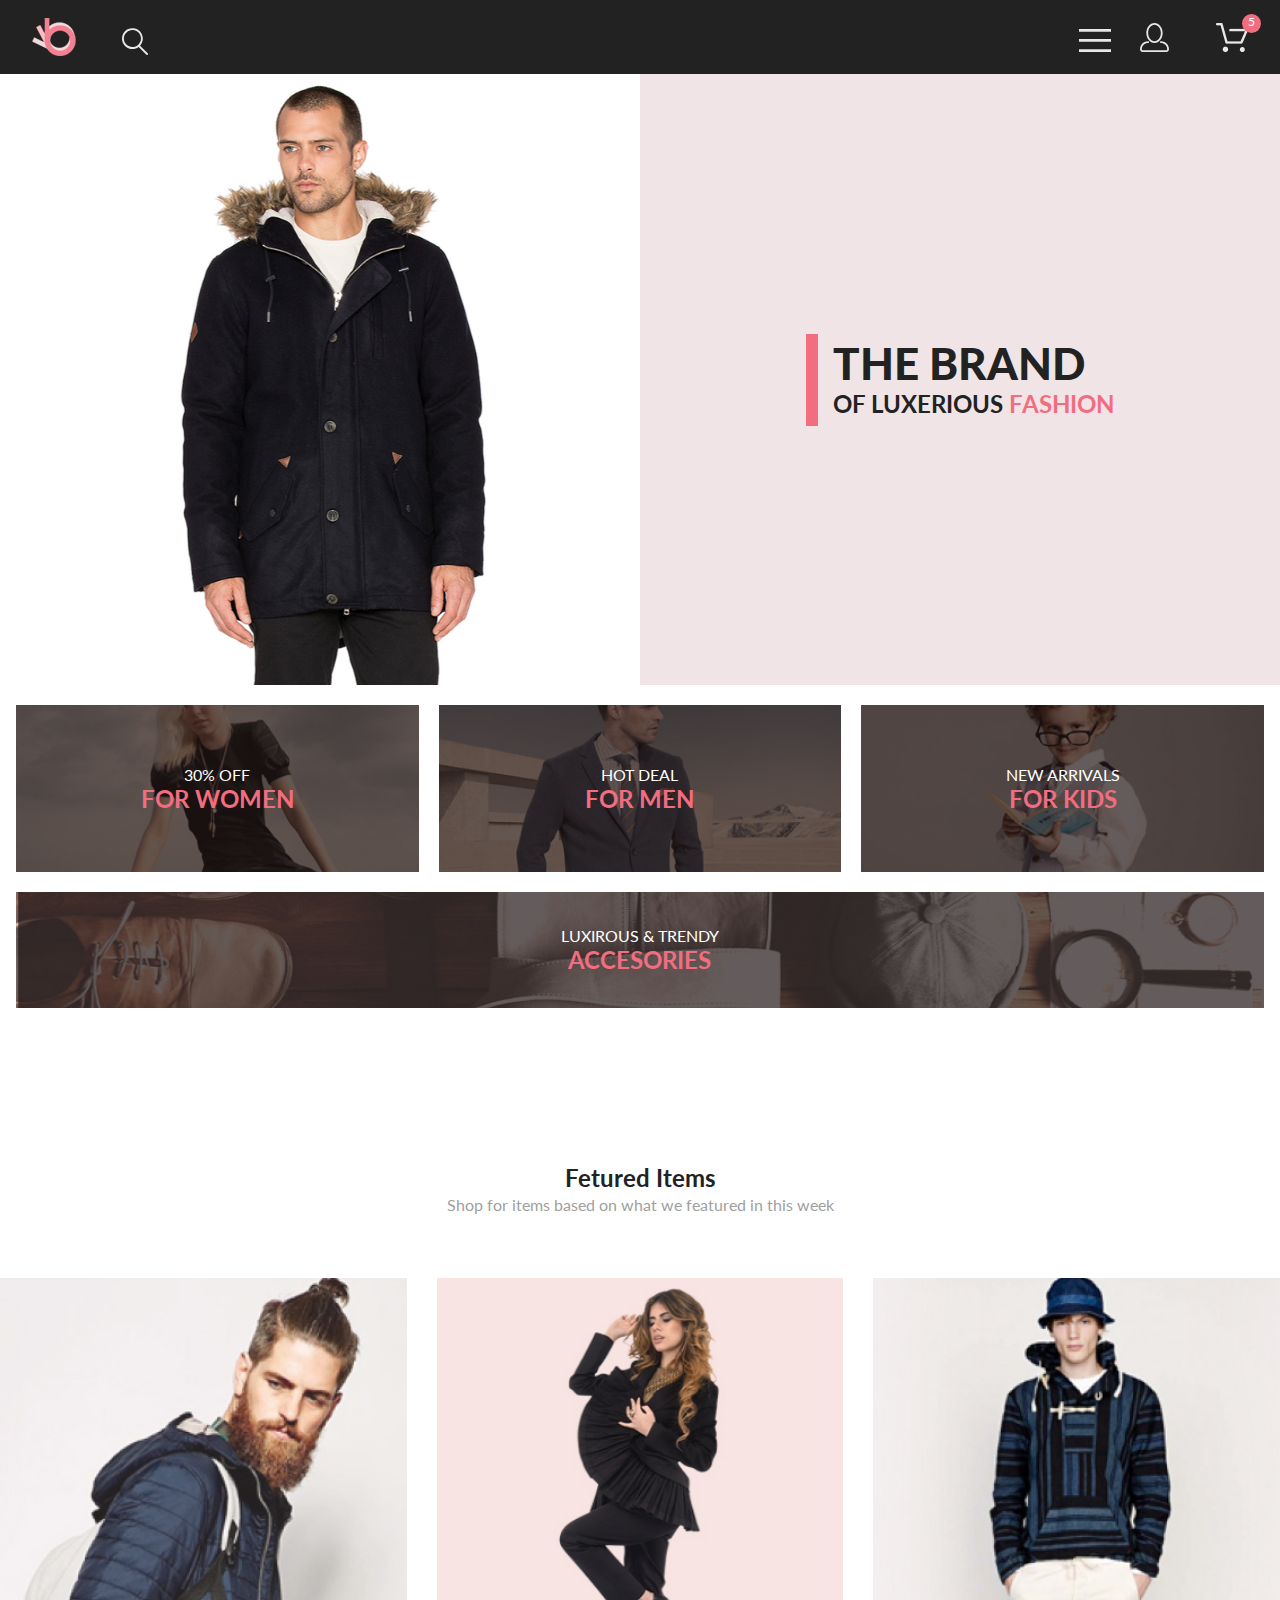
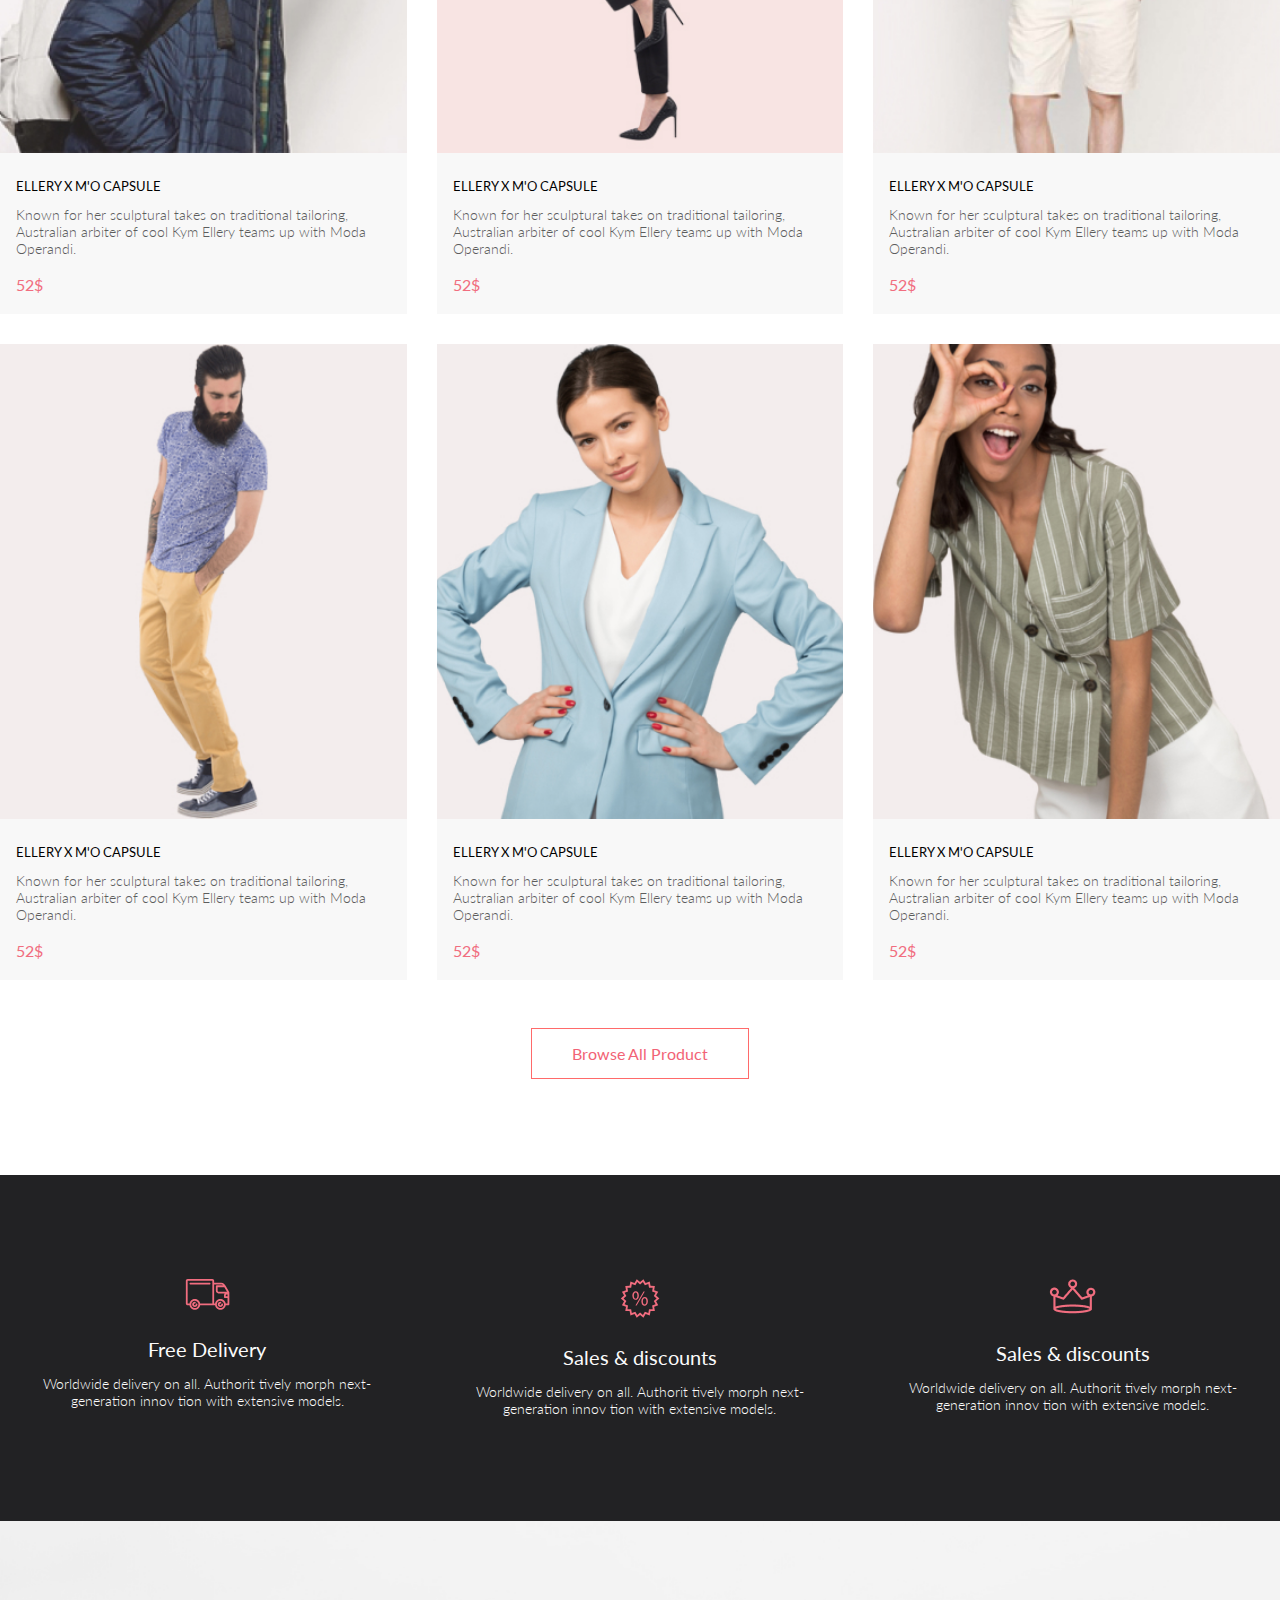
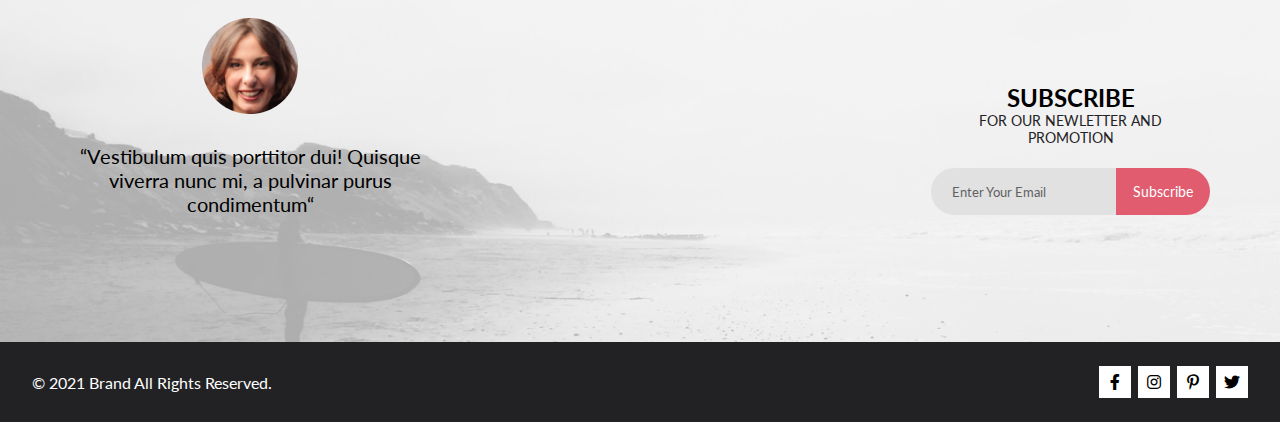
<file: 1.Clothing store/2. Index/index.html>
<!DOCTYPE html>
<html lang="en">

<head>
    <meta charset="UTF-8">
    <meta http-equiv="X-UA-Compatible" content="IE=edge">
    <meta name="viewport" content="width=device-width, initial-scale=1.0">
    <title>Document</title>
    <link rel="stylesheet" href="style.css">
    <link rel="stylesheet" href="https://cdnjs.cloudflare.com/ajax/libs/font-awesome/6.0.0/css/all.min.css">
    <link rel="preconnect" href="https://fonts.googleapis.com">
    <link rel="preconnect" href="https://fonts.gstatic.com" crossorigin>
    <link href="https://fonts.googleapis.com/css2?family=Lato&display=swap" rel="stylesheet">
    <link rel="stylesheet" href="script.js">
</head>

<body>
    <header>
        <div class="container">
            <div class="leftHeader">
                <img class="lable" src="img/logo.png" alt="logo">
                <img class="lableSearch lable" src="img/lable_Search.svg" alt="search">
            </div>
            <div class="rightHeader">
                <img class="lable headerBars" src="img/lable_menu.svg" alt="bar">
                <img class="lable none lablePerson" src="img/lable_person.svg" alt="person">
                <span class="lableBasketWrap none">
                    <img class="lable" src="img/lable_basket.png" alt="basket">
                    <span>5</span>
                </span>
            </div>
        </div>
    </header>

    <div class="brand">
        <div class="brandInside">
            <div class="brandLeft">
                <img src="img/main_picture.png" alt="brandpromo">
            </div>
            <div class="brandright">
                <div class="brandpromo">
                    <div>THE BRAND</div>
                    <div>OF LUXERIOUS <span>FASHION</span></div>
                </div>
            </div>
        </div>

        <div class="brandDark hidden">
            <div class="brandmenu">
                <div class="menuClose"><img src="img/x.svg" alt="x"></div>
                <h3>MENU</h3>

                <div class="menuMan">
                    <div class="menuHeader">MAN</div>
                    <a href="#">Accessories</a>
                    <a href="#">Bags</a>
                    <a href="#">Denim</a>
                    <a href="#">T-Shirts</a>
                </div>
                <div class="menuWoman">
                    <div class="menuHeader">WOMAN</div>
                    <a href="#">Accessories</a>
                    <a href="#">Jackets & Coats</a>
                    <a href="#">Polos</a>
                    <a href="#">T-Shirts</a>
                    <a href="#">Shirts</a>
                </div>
                <div class="menukids">
                    <div class="menuHeader">KIDS</div>
                    <a href="#">Accessories</a>
                    <a href="#">Jackets & Coats</a>
                    <a href="#">Polos</a>
                    <a href="#">T-Shirts</a>
                    <a href="#">Shirts</a>
                    <a href="#">Bags</a>
                </div>
            </div>
        </div>
    </div>

    <div class="offers container">
        <div class="offerWomen">
            <img class="offerImgThree" src="img/offerWomen.jpg" alt="offerWomen">
            <div class="offerTitle">
                <div class="offerTitleTop">
                    30% OFF
                </div>
                <div class="offerTitleBottom">
                    FOR WOMEN
                </div>
            </div>
        </div>
        <div class="offerMen">
            <img class="offerImgThree" src="img/offerMen.jpg" alt="offerMen">
            <div class="offerTitle">
                <div class="offerTitleTop">
                    HOT DEAL
                </div>
                <div class="offerTitleBottom">
                    FOR MEN
                </div>
            </div>
        </div>
        <div class="offerKids">
            <img class="offerImgThree" src="img/offerkids.jpg" alt="offerKids">
            <div class="offerTitle">
                <div class="offerTitleTop">
                    NEW ARRIVALS
                </div>
                <div class="offerTitleBottom">
                    FOR KIDS
                </div>
            </div>
        </div>
        <div class="offerAccesories">
            <img class="offerImglast" src="img/offerAccesories.jpg" alt="offerAccesories">
            <div class="offerTitle">
                <div class="offerTitleTop">
                    LUXIROUS & TRENDY
                </div>
                <div class="offerTitleBottom">
                    ACCESORIES
                </div>
            </div>
        </div>
    </div>

    <div class="featured container">
        <h2 class="featuredHeader">Fetured Items</h2>
        <div class="featuredText">
            Shop for items based on what we featured in this week
        </div>
        <div class="featuredItems">
            <div class=" featuredItem">
                <div class="featuredImgWrap">
                    <img src="img/1.jpg" alt="">
                    <div class="featuredImgDark">
                        <button>
                            <img src="img/cart.svg" alt="">
                            Add to Cart
                        </button>
                    </div>
                </div>
                <div class="featuredData">
                    <div class="featuredName">ELLERY X M'O CAPSULE</div>
                    <div class="featuredDescription">Known for her sculptural takes on traditional tailoring, Australian
                        arbiter of cool Kym Ellery
                        teams up with Moda Operandi.
                    </div>
                    <div class="featuredprice">52$</div>
                </div>
            </div>
            <div class="featuredItem">
                <div class="featuredImgWrap">
                    <img src="img/2.jpg" alt="">
                    <div class="featuredImgDark">
                        <button>
                            <img src="img/cart.svg" alt="">
                            Add to Cart
                        </button>
                    </div>
                </div>
                <div class="featuredData">
                    <div class="featuredName">ELLERY X M'O CAPSULE</div>
                    <div class="featuredDescription">Known for her sculptural takes on traditional tailoring, Australian
                        arbiter of cool Kym Ellery
                        teams up with Moda Operandi.
                    </div>
                    <div class="featuredprice">52$</div>
                </div>
            </div>
            <div class="featuredItem">
                <div class="featuredImgWrap">
                    <img src="img/3.jpg" alt="">
                    <div class="featuredImgDark">
                        <button>
                            <img src="img/cart.svg" alt="">
                            Add to Cart
                        </button>
                    </div>
                </div>
                <div class="featuredData">
                    <div class="featuredName">ELLERY X M'O CAPSULE</div>
                    <div class="featuredDescription">Known for her sculptural takes on traditional tailoring, Australian
                        arbiter of cool Kym Ellery
                        teams up with Moda Operandi.
                    </div>
                    <div class="featuredprice">52$</div>
                </div>
            </div>
            <div class="featuredItem">
                <div class="featuredImgWrap">
                    <img src="img/4.jpg" alt="">
                    <div class="featuredImgDark">
                        <button>
                            <img src="img/cart.svg" alt="">
                            Add to Cart
                        </button>
                    </div>
                </div>
                <div class="featuredData">
                    <div class="featuredName">ELLERY X M'O CAPSULE</div>
                    <div class="featuredDescription">Known for her sculptural takes on traditional tailoring, Australian
                        arbiter of cool Kym Ellery
                        teams up with Moda Operandi.
                    </div>
                    <div class="featuredprice">52$</div>
                </div>
            </div>
            <div class="featuredItem">
                <div class="featuredImgWrap">
                    <img src="img/5.jpg" alt="">
                    <div class="featuredImgDark">
                        <button>
                            <img src="img/cart.svg" alt="">
                            Add to Cart
                        </button>
                    </div>
                </div>
                <div class="featuredData">
                    <div class="featuredName">ELLERY X M'O CAPSULE</div>
                    <div class="featuredDescription">Known for her sculptural takes on traditional tailoring, Australian
                        arbiter of cool Kym Ellery
                        teams up with Moda Operandi.
                    </div>
                    <div class="featuredprice">52$</div>
                </div>
            </div>
            <div class="featuredItem">
                <div class="featuredImgWrap">
                    <img src="img/6.jpg" alt="">
                    <div class="featuredImgDark">
                        <button>
                            <img src="img/cart.svg" alt="">
                            Add to Cart
                        </button>
                    </div>
                </div>
                <div class="featuredData">
                    <div class="featuredName">ELLERY X M'O CAPSULE</div>
                    <div class="featuredDescription">Known for her sculptural takes on traditional tailoring, Australian
                        arbiter of cool Kym Ellery
                        teams up with Moda Operandi.
                    </div>
                    <div class="featuredprice">52$</div>
                </div>
            </div>
        </div>
        <button class="featureBrowseBtn">
            Browse All Product
        </button>
    </div>
    <div class="services">
        <div class="container">
            <div class="serviceUnit">
                <img src="img/services/freeDelivery.svg" alt="">
                <div class="servicesTitle">
                    Free Delivery
                </div>
                <div class="servicesText">
                    Worldwide delivery on all. Authorit tively morph next-generation innov tion with extensive models.
                </div>
            </div>
            <div class="serviceUnit">
                <img src="img/services/sales&discounts.svg" alt="">
                <div class="servicesTitle">
                    Sales & discounts
                </div>
                <div class="servicesText">
                    Worldwide delivery on all. Authorit tively morph next-generation innov tion with extensive models.
                </div>
            </div>
            <div class="serviceUnit">
                <img src="img/services/qualityAssurance.png" alt="">
                <div class="servicesTitle">
                    Sales & discounts
                </div>
                <div class="servicesText">
                    Worldwide delivery on all. Authorit tively morph next-generation innov tion with extensive models.
                </div>
            </div>
        </div>
    </div>
    <div class="subscribe">
        <div class="container">
            <div class="subscribeLeft">
                <img src="img/subscribe/Intersect.png" alt="">
                <div class="subscribeUserText">
                    “Vestibulum quis porttitor dui! Quisque viverra nunc mi, a pulvinar purus condimentum“
                </div>
            </div>
            <div class="subscribeRight">
                <div class="subscribeTitle">
                    SUBSCRIBE
                </div>
                <div class="subscribeText">
                    FOR OUR NEWLETTER AND PROMOTION
                </div>
                <form action="" class="subscribeForm">
                    <input type="text" placeholder="Enter Your Email">
                    <button>Subscribe</button>
                </form>
            </div>
        </div>
    </div>
    <div class="footer">
        <div class="container">
            <div class="footerLeft">
                <a href="">
                    <i class="fab fa-facebook-f"></i>
                </a>
                <a href="">
                    <i class="fa-brands fa-instagram"></i>
                </a>
                <a href="">
                    <i class="fa-brands fa-pinterest-p"></i>
                </a>
                <a href="">
                    <i class="fa-brands fa-twitter"></i>
                </a>
            </div>
            <div class="footerRight">
                &copy; 2021 Brand All Rights Reserved.
            </div>
        </div>
    </div>

    <script src="script.js"></script>
</body>

</html>
</file>
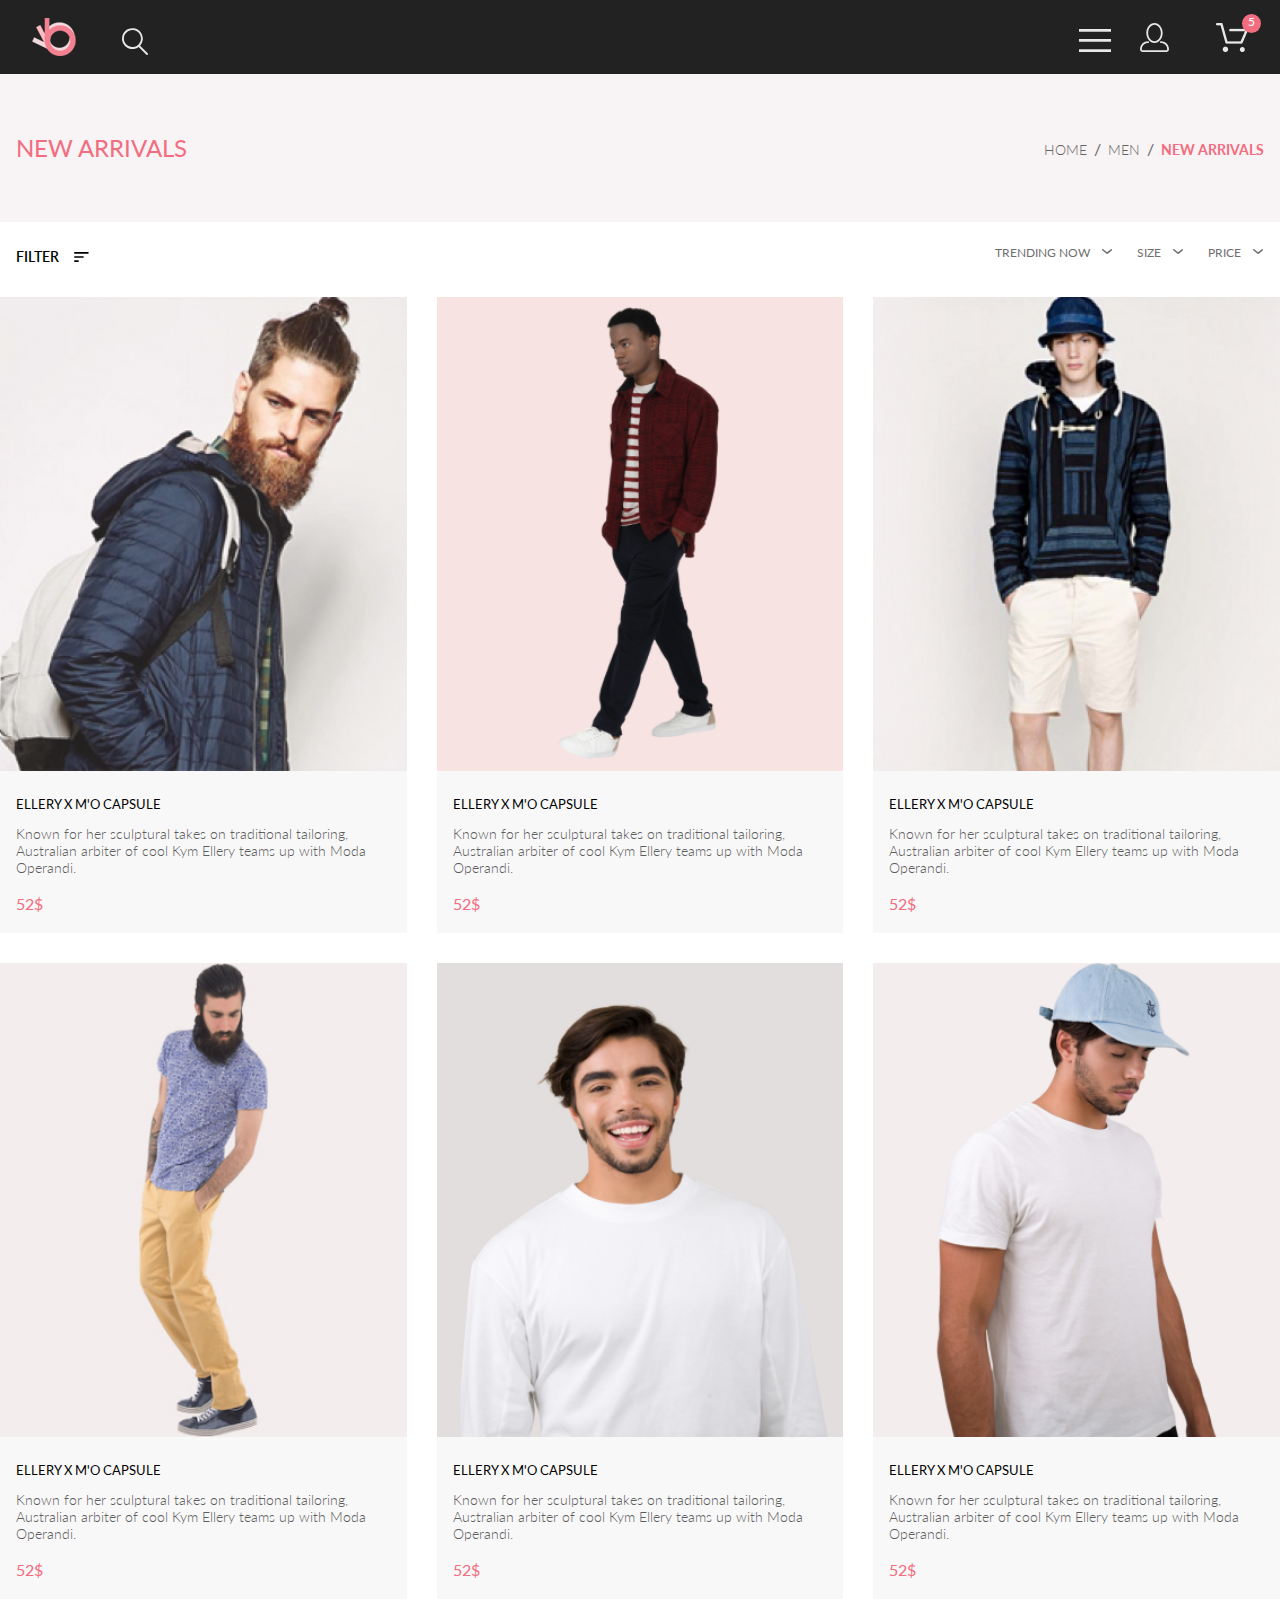
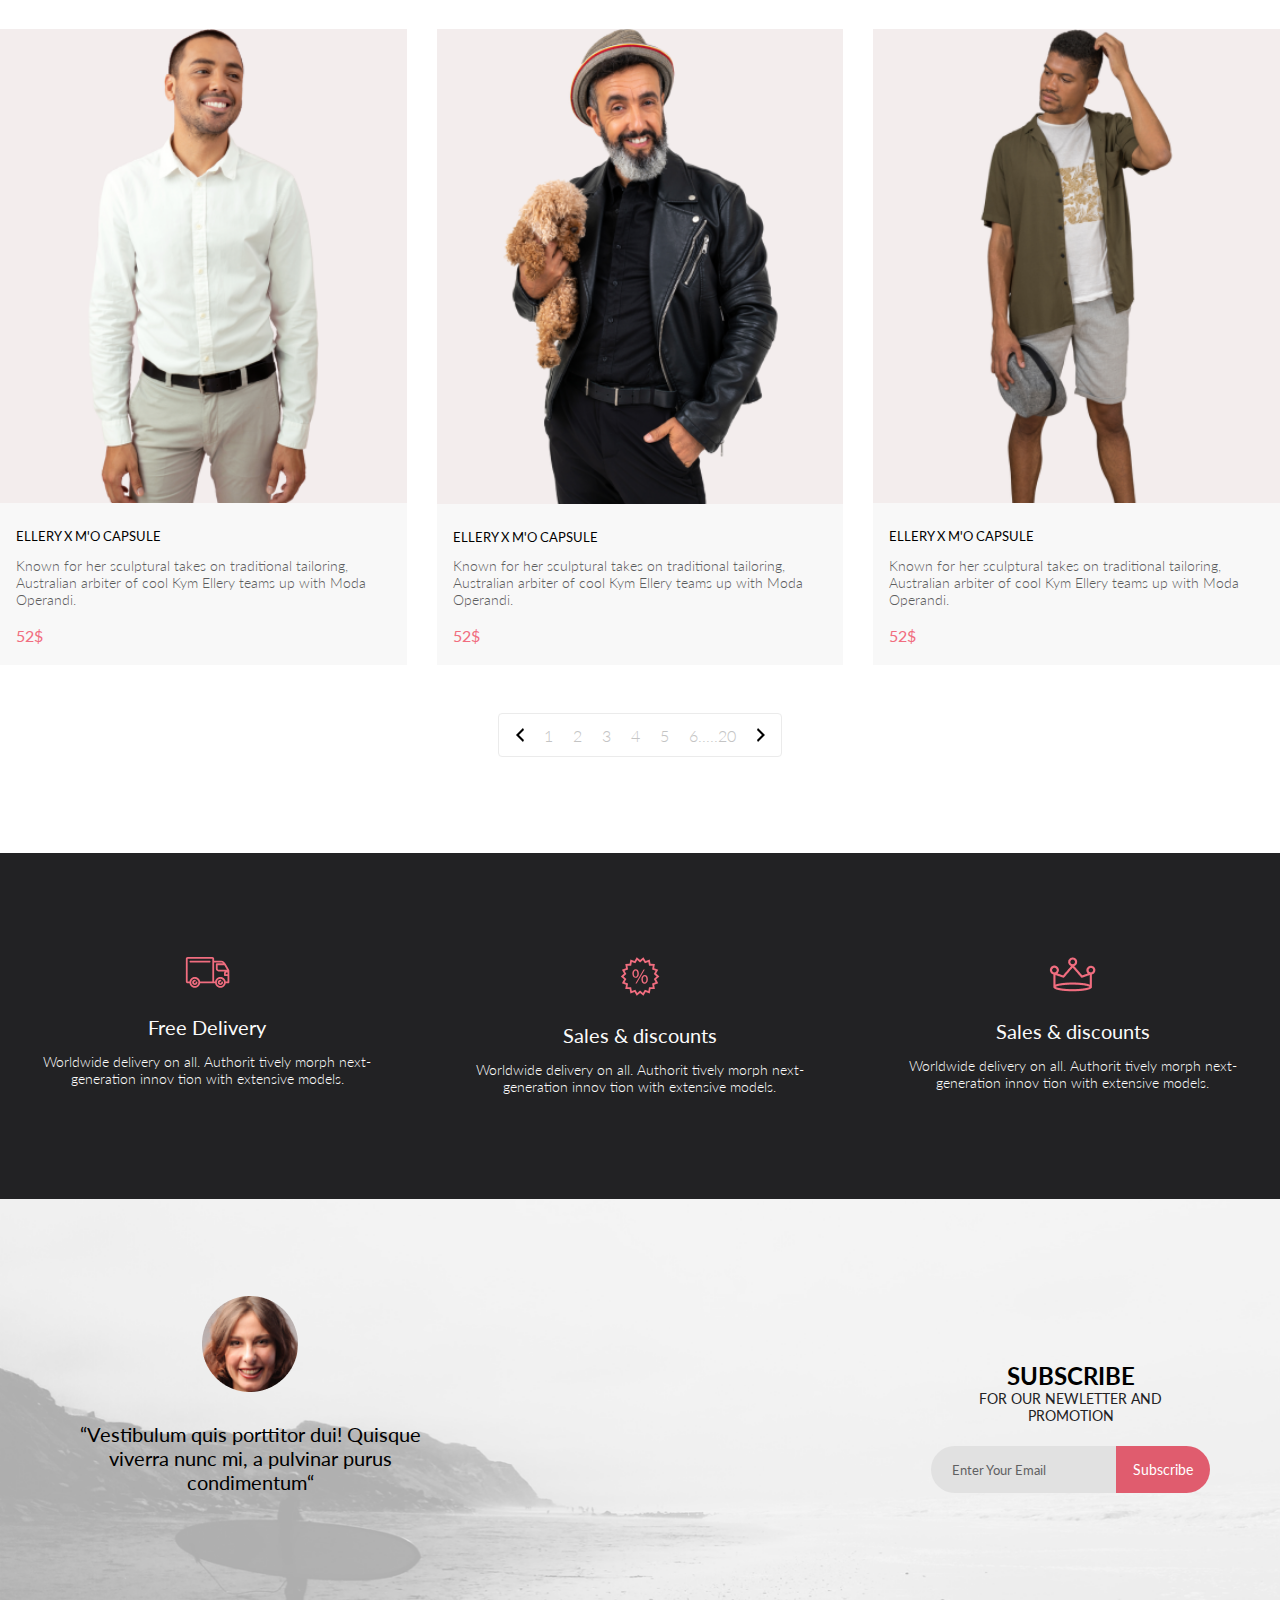
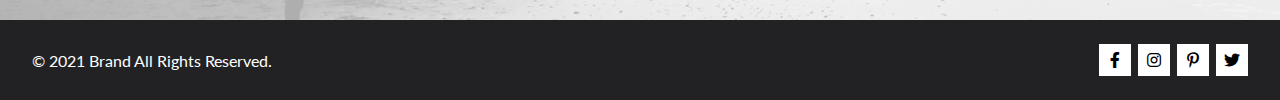
<file: 1.Clothing store/3. Catalog/catalog.html>
<!DOCTYPE html>
<html lang="en">

<head>
    <meta charset="UTF-8">
    <meta http-equiv="X-UA-Compatible" content="IE=edge">
    <meta name="viewport" content="width=device-width, initial-scale=1.0">
    <title>Document</title>
    <link rel="stylesheet" href="style.css">
    <link rel="stylesheet" href="https://cdnjs.cloudflare.com/ajax/libs/font-awesome/6.0.0/css/all.min.css">
    <link rel="preconnect" href="https://fonts.googleapis.com">
    <link rel="preconnect" href="https://fonts.gstatic.com" crossorigin>
    <link href="https://fonts.googleapis.com/css2?family=Lato&display=swap" rel="stylesheet">

</head>

<body>
    <header>
        <div class="container">
            <div class="leftHeader">
                <img class="lable" src="img/logo.png" alt="logo">
                <img class="lableSearch lable" src="img/lable_Search.svg" alt="search">
            </div>
            <div class="rightHeader">
                <img class="lable headerBars" src="img/lable_menu.svg" alt="bar">
                <img class="lable none lablePerson" src="img/lable_person.svg" alt="person">
                <a class="lableBasketWrap none">
                    <img class="lable" src="img/lable_basket.png" alt="basket">
                    <span>5</span>
                </a>
            </div>
        </div>
    </header>
    <div class="newArrivals">
        <div class="container">
            <h1>NEW ARRIVALS</h1>
            <nav>
                <a href="index.html">HOME</a>
                <span>/</span>
                <a href="">MEN</a>
                <span>/</span>
                <a href="">NEW ARRIVALS</a>
            </nav>
        </div>
    </div>

    <div class="filters">
        <div class="container">
            <div class="filtersLeft">
                <span class="filterLabel">FILTER</span>
                <img class="filterIcon1" src="img/catalog/filter/filter.svg" alt="">
                <img class="filterIcon2" src="img/catalog/filter/filterHover.svg" alt="">
                <div class="filterPopup">
                    <nav class="filterCategory openCategory">
                        <div class="filterCategoryHeader">CATEGORY</div>
                        <div class="hiddenCategory">
                            <a href="#">Accessories</a>
                            <a href="#">Bags</a>
                            <a href="#">Denim</a>
                            <a href="#">Hoodies & Sweatshirts</a>
                            <a href="#">Jackets & Coats</a>
                            <a href="#">Polos</a>
                            <a href="#">Shirts</a>
                            <a href="#">Shoes</a>
                            <a href="#">Sweaters & Knits</a>
                            <a href="#">T-Shirts</a>
                            <a href="#">Tanks</a>
                        </div>
                    </nav>
                    <nav class="filterCategory openBrand">
                        <div class="filterCategoryHeader openBrand">BRAND</div>
                        <div class="hiddenBrand">
                            <a href="#">Accessories</a>
                            <a href="#">Bags</a>
                            <a href="#">Denim</a>
                            <a href="#">Hoodies & Sweatshirts</a>
                            <a href="#">Jackets & Coats</a>
                            <a href="#">Polos</a>
                            <a href="#">Shirts</a>
                            <a href="#">Shoes</a>
                            <a href="#">Sweaters & Knits</a>
                            <a href="#">T-Shirts</a>
                            <a href="#">Tanks</a>
                        </div>
                    </nav>
                    <nav class="filterCategory openDesigner">
                        <div class="filterCategoryHeader">DESIGNER</div>
                        <div class="hiddenDesigner">
                            <a href="#">Accessories</a>
                            <a href="#">Bags</a>
                            <a href="#">Denim</a>
                            <a href="#">Hoodies & Sweatshirts</a>
                            <a href="#">Jackets & Coats</a>
                            <a href="#">Polos</a>
                            <a href="#">Shirts</a>
                            <a href="#">Shoes</a>
                            <a href="#">Sweaters & Knits</a>
                            <a href="#">T-Shirts</a>
                            <a href="#">Tanks</a>
                        </div>
                    </nav>
                </div>
            </div>
            <div class="filtersRight">
                <div class="trendingnow">
                    TRENDING NOW
                    <img src="img/catalog/filter/filterArrow.svg" alt="">
                </div>
                <div class="filterSize">
                    <div class="filterSizeWrap">
                        SIZE
                        <div class="filterSizes">
                            <div><input type="checkbox" id="checkbox-XS">
                                <label for="checkbox-XS">XS</label>
                            </div>
                            <div><input type="checkbox" id="checkbox-S">
                                <label for="checkbox-S">S</label>
                            </div>
                            <div><input type="checkbox" id="checkbox-M">
                                <label for="checkbox-M">M</label>
                            </div>
                            <div><input type="checkbox" id="checkbox-L">
                                <label for="checkbox-L">L</label>
                            </div>
                        </div>
                        <img src="img/catalog/filter/filterArrow.svg" alt="">
                    </div>

                </div>
                <div class="PRICE">
                    PRICE
                    <img src="img/catalog/filter/filterArrow.svg" alt="">
                </div>
            </div>
        </div>
    </div>

    <div class="featured container">
        <div class="featuredItems">
            <div class=" featuredItem featuredItemsdelete9">
                <div class="featuredImgWrap">
                    <img src="img/1.jpg" alt="">
                    <div class="featuredImgDark">
                        <button>
                            <img src="img/cart.svg" alt="">
                            Add to Cart
                        </button>
                    </div>
                </div>
                <div class="featuredData">
                    <div class="featuredName">ELLERY X M'O CAPSULE</div>
                    <div class="featuredDescription">Known for her sculptural takes on traditional tailoring, Australian
                        arbiter of cool Kym Ellery
                        teams up with Moda Operandi.
                    </div>
                    <div class="featuredprice">52$</div>
                </div>
            </div>
            <div class="featuredItem featuredItemsdelete9">
                <div class="featuredImgWrap">
                    <img src="img/catalog/cards/2.png" alt="">
                    <div class="featuredImgDark">
                        <button>
                            <img src="img/cart.svg" alt="">
                            Add to Cart
                        </button>
                    </div>
                </div>
                <div class="featuredData">
                    <div class="featuredName">ELLERY X M'O CAPSULE</div>
                    <div class="featuredDescription">Known for her sculptural takes on traditional tailoring, Australian
                        arbiter of cool Kym Ellery
                        teams up with Moda Operandi.
                    </div>
                    <div class="featuredprice">52$</div>
                </div>
            </div>
            <div class="featuredItem featuredItemsdelete9">
                <div class="featuredImgWrap">
                    <img src="img/3.jpg" alt="">
                    <div class="featuredImgDark">
                        <button>
                            <img src="img/cart.svg" alt="">
                            Add to Cart
                        </button>
                    </div>
                </div>
                <div class="featuredData">
                    <div class="featuredName">ELLERY X M'O CAPSULE</div>
                    <div class="featuredDescription">Known for her sculptural takes on traditional tailoring, Australian
                        arbiter of cool Kym Ellery
                        teams up with Moda Operandi.
                    </div>
                    <div class="featuredprice">52$</div>
                </div>
            </div>
            <div class="featuredItem featuredItemsdelete9">
                <div class="featuredImgWrap">
                    <img src="img/4.jpg" alt="">
                    <div class="featuredImgDark">
                        <button>
                            <img src="img/cart.svg" alt="">
                            Add to Cart
                        </button>
                    </div>
                </div>
                <div class="featuredData">
                    <div class="featuredName">ELLERY X M'O CAPSULE</div>
                    <div class="featuredDescription">Known for her sculptural takes on traditional tailoring, Australian
                        arbiter of cool Kym Ellery
                        teams up with Moda Operandi.
                    </div>
                    <div class="featuredprice">52$</div>
                </div>
            </div>
            <div class="featuredItem featuredItemsdelete9">
                <div class="featuredImgWrap">
                    <img src="img/catalog/cards/5.png" alt="">
                    <div class="featuredImgDark">
                        <button>
                            <img src="img/cart.svg" alt="">
                            Add to Cart
                        </button>
                    </div>
                </div>
                <div class="featuredData">
                    <div class="featuredName">ELLERY X M'O CAPSULE</div>
                    <div class="featuredDescription">Known for her sculptural takes on traditional tailoring, Australian
                        arbiter of cool Kym Ellery
                        teams up with Moda Operandi.
                    </div>
                    <div class="featuredprice">52$</div>
                </div>
            </div>
            <div class="featuredItem featuredItemsdelete9">
                <div class="featuredImgWrap">
                    <img src="img/catalog/cards/6.png" alt="">
                    <div class="featuredImgDark">
                        <button>
                            <img src="img/cart.svg" alt="">
                            Add to Cart
                        </button>
                    </div>
                </div>
                <div class="featuredData">
                    <div class="featuredName">ELLERY X M'O CAPSULE</div>
                    <div class="featuredDescription">Known for her sculptural takes on traditional tailoring, Australian
                        arbiter of cool Kym Ellery
                        teams up with Moda Operandi.
                    </div>
                    <div class="featuredprice">52$</div>
                </div>
            </div>
            <div class="featuredItem featuredItemsdelete9">
                <div class="featuredImgWrap">
                    <img src="img/catalog/cards/7.png" alt="">
                    <div class="featuredImgDark">
                        <button>
                            <img src="img/cart.svg" alt="">
                            Add to Cart
                        </button>
                    </div>
                </div>
                <div class="featuredData">
                    <div class="featuredName">ELLERY X M'O CAPSULE</div>
                    <div class="featuredDescription">Known for her sculptural takes on traditional tailoring, Australian
                        arbiter of cool Kym Ellery
                        teams up with Moda Operandi.
                    </div>
                    <div class="featuredprice">52$</div>
                </div>
            </div>
            <div class="featuredItem featuredItemsdelete9">
                <div class="featuredImgWrap">
                    <img src="img/catalog/cards/8.png" alt="">
                    <div class="featuredImgDark">
                        <button>
                            <img src="img/cart.svg" alt="">
                            Add to Cart
                        </button>
                    </div>
                </div>
                <div class="featuredData">
                    <div class="featuredName">ELLERY X M'O CAPSULE</div>
                    <div class="featuredDescription">Known for her sculptural takes on traditional tailoring, Australian
                        arbiter of cool Kym Ellery
                        teams up with Moda Operandi.
                    </div>
                    <div class="featuredprice">52$</div>
                </div>
            </div>
            <div class="featuredItem featuredItemsdelete9">
                <div class="featuredImgWrap">
                    <img src="img/catalog/cards/9.png" alt="">
                    <div class="featuredImgDark">
                        <button>
                            <img src="img/cart.svg" alt="">
                            Add to Cart
                        </button>
                    </div>
                </div>
                <div class="featuredData">
                    <div class="featuredName">ELLERY X M'O CAPSULE</div>
                    <div class="featuredDescription">Known for her sculptural takes on traditional tailoring, Australian
                        arbiter of cool Kym Ellery
                        teams up with Moda Operandi.
                    </div>
                    <div class="featuredprice">52$</div>
                </div>
            </div>
        </div>
        <div class="pagination">
            <a href="">
                <img src="img/catalog/pagination/left.svg" alt="">
            </a>
            <a href="#">1</a>
            <a href="#">2</a>
            <a href="#">3</a>
            <a href="#">4</a>
            <a href="#">5</a>
            <a href="#">6.....20</a>
            <a href="">
                <img src="img/catalog/pagination/right.svg" alt="">
            </a>
        </div>
    </div>

    <div class="services">
        <div class="container">
            <div class="serviceUnit">
                <img src="img/services/freeDelivery.svg" alt="">
                <div class="servicesTitle">
                    Free Delivery
                </div>
                <div class="servicesText">
                    Worldwide delivery on all. Authorit tively morph next-generation innov tion with extensive models.
                </div>
            </div>
            <div class="serviceUnit">
                <img src="img/services/sales&discounts.svg" alt="">
                <div class="servicesTitle">
                    Sales & discounts
                </div>
                <div class="servicesText">
                    Worldwide delivery on all. Authorit tively morph next-generation innov tion with extensive models.
                </div>
            </div>
            <div class="serviceUnit">
                <img src="img/services/qualityAssurance.png" alt="">
                <div class="servicesTitle">
                    Sales & discounts
                </div>
                <div class="servicesText">
                    Worldwide delivery on all. Authorit tively morph next-generation innov tion with extensive models.
                </div>
            </div>
        </div>
    </div>

    <div class="subscribe">
        <div class="container">
            <div class="subscribeLeft">
                <img src="img/subscribe/Intersect.png" alt="">
                <div class="subscribeUserText">
                    “Vestibulum quis porttitor dui! Quisque viverra nunc mi, a pulvinar purus condimentum“
                </div>
            </div>
            <div class="subscribeRight">
                <div class="subscribeTitle">
                    SUBSCRIBE
                </div>
                <div class="subscribeText">
                    FOR OUR NEWLETTER AND PROMOTION
                </div>
                <form action="" class="subscribeForm">
                    <input type="text" placeholder="Enter Your Email">
                    <button>Subscribe</button>
                </form>
            </div>
        </div>
    </div>

    <div class="footer">
        <div class="container">
            <div class="footerLeft">
                <a href="">
                    <i class="fab fa-facebook-f"></i>
                </a>
                <a href="">
                    <i class="fa-brands fa-instagram"></i>
                </a>
                <a href="">
                    <i class="fa-brands fa-pinterest-p"></i>
                </a>
                <a href="">
                    <i class="fa-brands fa-twitter"></i>
                </a>
            </div>
            <div class="footerRight">
                &copy; 2021 Brand All Rights Reserved.
            </div>
        </div>
    </div>

</body>

</html>
</file>
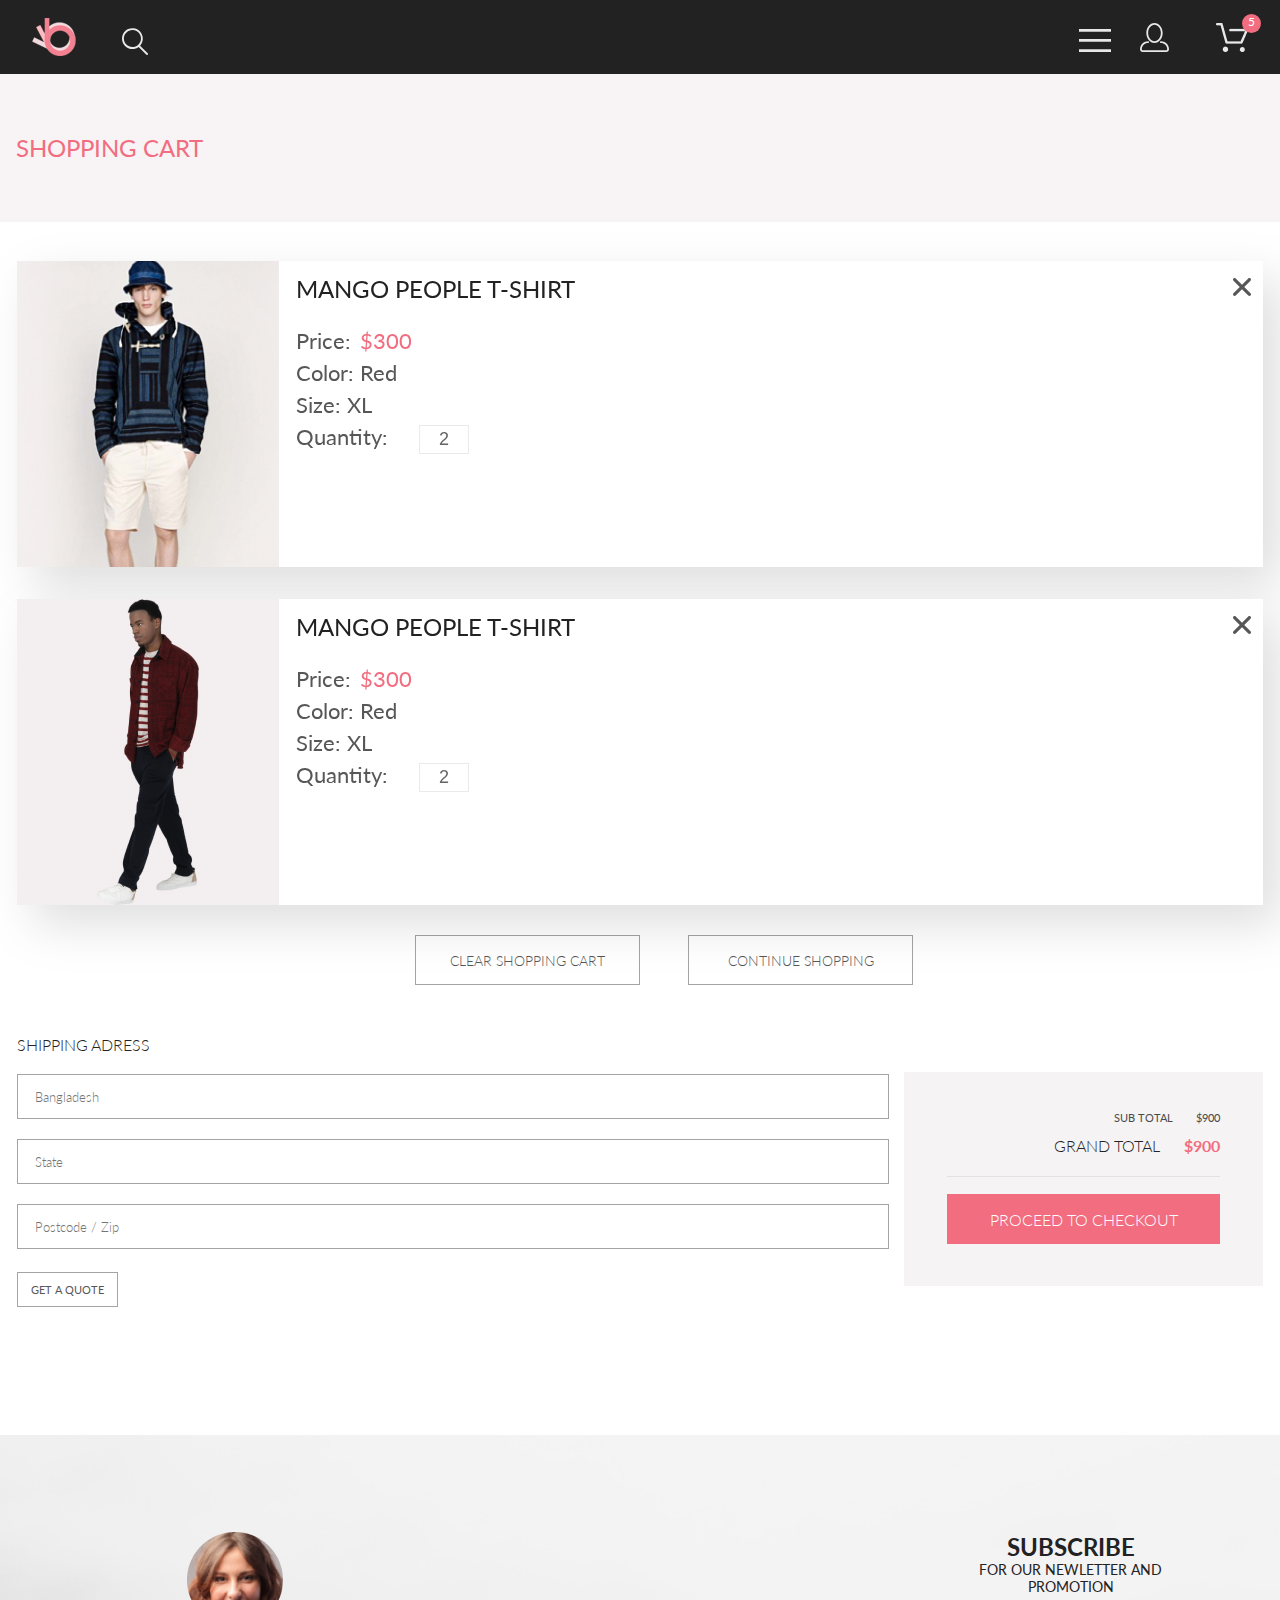
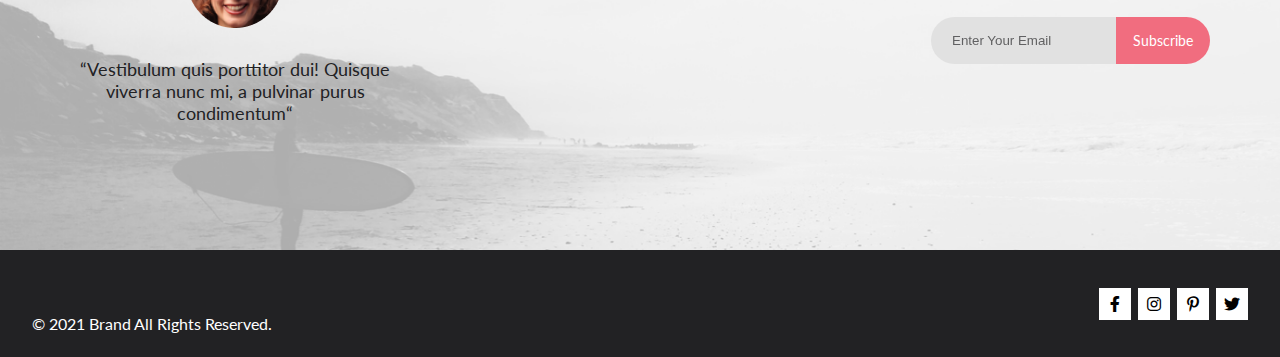
<file: 1.Clothing store/4. Shopping Card/Card.html>
<!DOCTYPE html>
<html lang="en">

<head>
    <meta charset="UTF-8">
    <meta http-equiv="X-UA-Compatible" content="IE=edge">
    <meta name="viewport" content="width=device-width, initial-scale=1.0">
    <title>Document</title>
    <link rel="stylesheet" href="https://cdnjs.cloudflare.com/ajax/libs/font-awesome/6.0.0/css/all.min.css">
    <link rel="preconnect" href="https://fonts.googleapis.com">
    <link rel="preconnect" href="https://fonts.gstatic.com" crossorigin>
    <link href="https://fonts.googleapis.com/css2?family=Lato&display=swap" rel="stylesheet">
    <link rel="stylesheet" href="style/style.css">
</head>

<body>
    <header>
        <div class="container">
            <div class="leftHeader">
                <img class="lable" src="img/logo.png" alt="logo">
                <img class="lableSearch lable" src="img/lable_Search.svg" alt="search">
            </div>
            <div class="rightHeader">
                <img class="lable headerBars" src="img/lable_menu.svg" alt="bar">
                <img class="lable none lablePerson" src="img/lable_person.svg" alt="person">
                <a class="lableBasketWrap none">
                    <img class="lable" src="img/lable_basket.png" alt="basket">
                    <span>5</span>
                </a>
            </div>
        </div>
    </header>

    <div class="newArrivals">
        <div class="container">
            <h1>SHOPPING CART</h1>
        </div>
    </div>

    <div class="container cart">
        <div class="cartLeft">

            <div class="cartUnit">
                <div class="CartUnitInside">
                    <img src="img/cart/CartUnit1.jpg" alt="" class="cartImg">
                    <div class="cartProduct">
                        <div class="CartProductName">MANGO PEOPLE T-SHIRT</div>
                        <div class="CartProductPrice">Price: <span>$300</span></div>
                        <div class="CartProductColor">Color: Red</div>
                        <div class="CartProductSize">Size: XL</div>
                        <div class="CartProductQty">Quantity:
                            <input type="text" value="2">
                        </div>
                    </div>
                </div>
            </div>

            <div class="cartUnit">
                <div class="CartUnitInside">
                    <img src="img/cart/CartUnit2.jpg" alt="" class="cartImg">
                    <div class="cartProduct">
                        <div class="CartProductName">MANGO PEOPLE T-SHIRT</div>
                        <div class="CartProductPrice">Price: <span>$300</span></div>
                        <div class="CartProductColor">Color: Red</div>
                        <div class="CartProductSize">Size: XL</div>
                        <div class="CartProductQty">Quantity:
                            <input type="text" value="2">
                        </div>
                    </div>
                </div>
            </div>

            <div class="cartLeftButtons">
                <button>CLEAR SHOPPING CART</button>
                <button>CONTINUE SHOPPING</button>
            </div>
        </div>
        <div class="cartRight">
            <form action="" class="cartRightForm">
                <div class="CartRightHeader">SHIPPING ADRESS</div>
                <input type="text" placeholder="Bangladesh">
                <input type="text" placeholder="State">
                <input type="text" placeholder="Postcode / Zip">
                <button>Get a quote</button>
            </form>

            <div class="cartTotal">
                <div class="cartSubtotal">
                    SUB TOTAL <span>$900</span>
                </div>
                <div class="cartGrandtotal">
                    GRAND TOTAL <span>$900</span>
                </div>
                <hr>
                <button>PROCEED TO CHECKOUT</button>
            </div>
        </div>
    </div>
    </div>
    </div>

    <div class="subscribe">
        <div class="container">
            <div class="subscribeLeft">
                <img src="img/subscribe/Intersect.png" alt="">
                <div class="subscribeUserText">
                    “Vestibulum quis porttitor dui! Quisque viverra nunc mi, a pulvinar purus condimentum“
                </div>
            </div>
            <div class="subscribeRight">
                <div class="subscribeTitle">
                    SUBSCRIBE
                </div>
                <div class="subscribeText">
                    FOR OUR NEWLETTER AND PROMOTION
                </div>
                <form action="" class="subscribeForm">
                    <input type="text" placeholder="Enter Your Email">
                    <button>Subscribe</button>
                </form>
            </div>
        </div>
    </div>

    <div class="footer">
        <div class="container">
            <div class="footerLeft">
                <a href="">
                    <i class="fab fa-facebook-f"></i>
                </a>
                <a href="">
                    <i class="fa-brands fa-instagram"></i>
                </a>
                <a href="">
                    <i class="fa-brands fa-pinterest-p"></i>
                </a>
                <a href="">
                    <i class="fa-brands fa-twitter"></i>
                </a>
            </div>
            <div class="footerRight">
                &copy; 2021 Brand All Rights Reserved.
            </div>
        </div>
    </div>

</body>

</html>
</file>
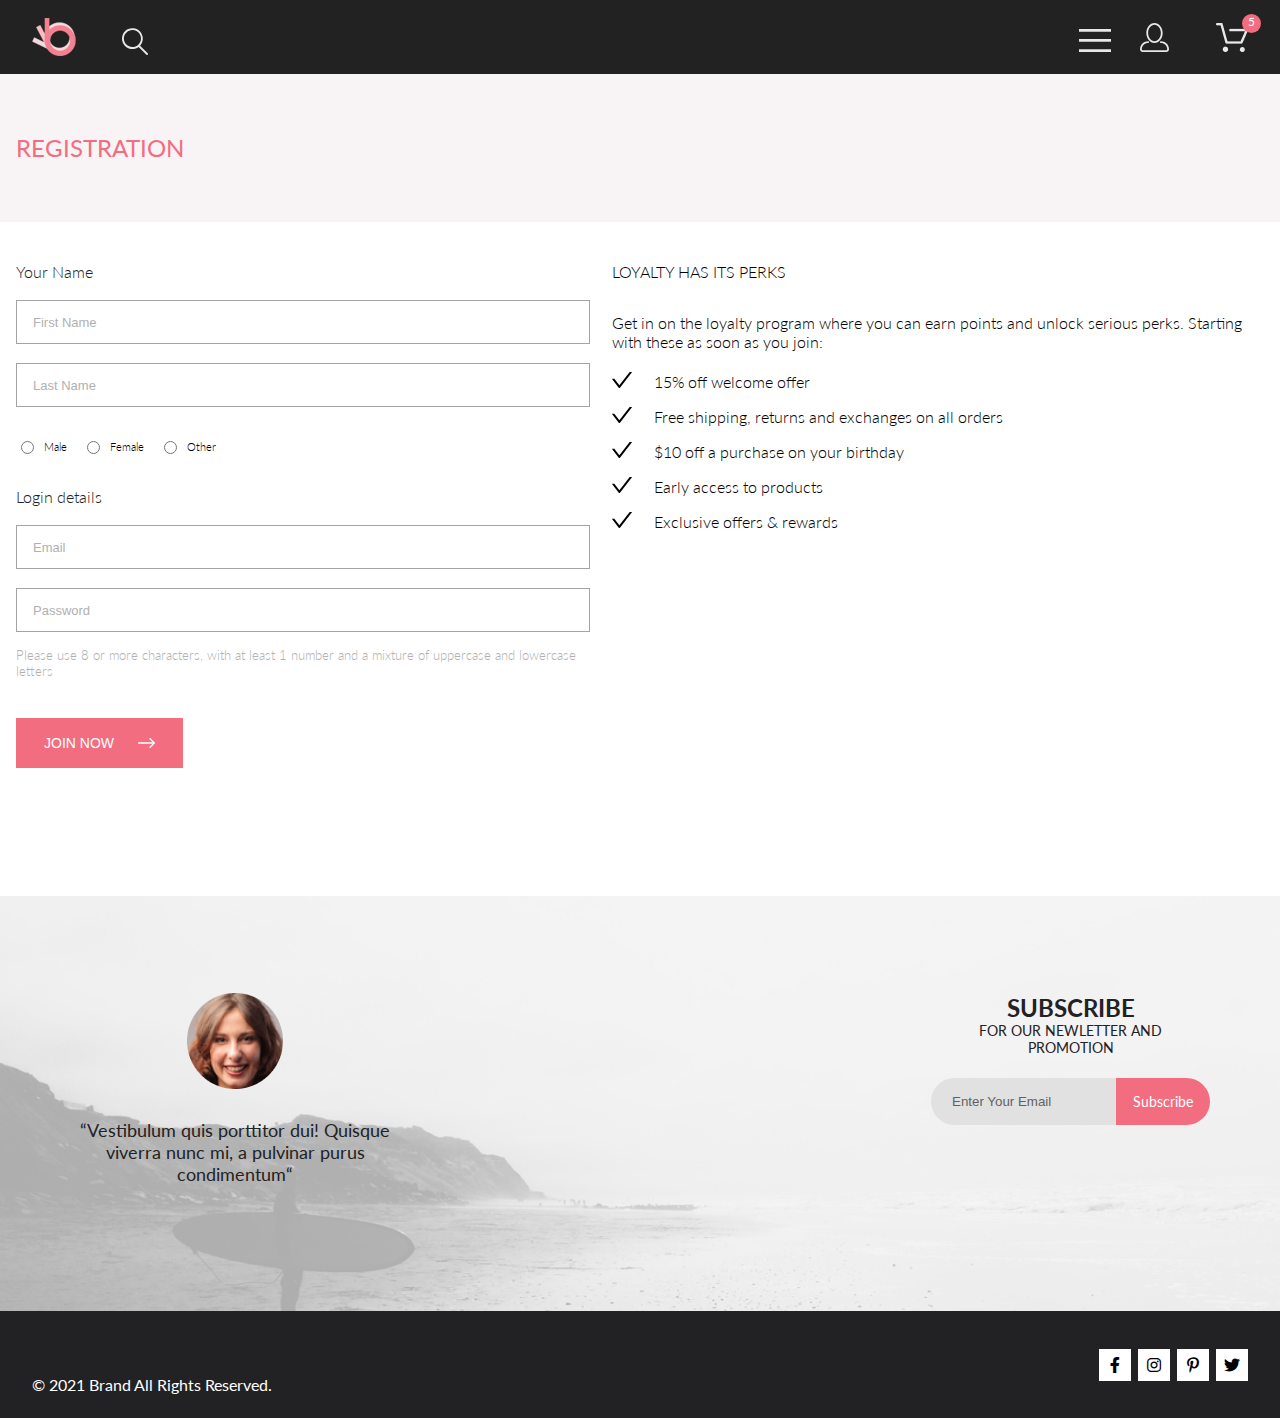
<file: 1.Clothing store/5. Registration/registration.html>
<!DOCTYPE html>
<html lang="en">

<head>
    <meta charset="UTF-8">
    <meta http-equiv="X-UA-Compatible" content="IE=edge">
    <meta name="viewport" content="width=device-width, initial-scale=1.0">
    <title>Document</title>
    <link rel="stylesheet" href="https://cdnjs.cloudflare.com/ajax/libs/font-awesome/6.0.0/css/all.min.css">
    <link rel="preconnect" href="https://fonts.googleapis.com">
    <link rel="preconnect" href="https://fonts.gstatic.com" crossorigin>
    <link href="https://fonts.googleapis.com/css2?family=Lato&display=swap" rel="stylesheet">
    <link rel="stylesheet" href="style/style.css">
</head>

<body>
    <header>
        <div class="container">
            <div class="leftHeader">
                <img class="lable" src="img/logo.png" alt="logo">
                <img class="lableSearch lable" src="img/lable_Search.svg" alt="search">
            </div>
            <div class="rightHeader">
                <img class="lable headerBars" src="img/lable_menu.svg" alt="bar">
                <img class="lable none lablePerson" src="img/lable_person.svg" alt="person">
                <a class="lableBasketWrap none">
                    <img class="lable" src="img/lable_basket.png" alt="basket">
                    <span>5</span>
                </a>
            </div>
        </div>
    </header>

    <div class="MainTitle">
        <div class="container">
            <h1>REGISTRATION</h1>
        </div>
    </div>

    <div class="container registration">
        <form class="registrationLeft">
            <div class="registrationNameLabel">Your Name</div>
            <input class="registrationInput" type="text" placeholder="First Name">
            <input class="registrationInput" type="text" placeholder="Last Name">

            <div class="registrationGender">
                <input type="radio" name="gender" value="male" class="inputCheckbox">Male
                <input type="radio" name="gender" value="female" class="inputCheckbox">Female
                <input type="radio" name="gender" value="other" class="inputCheckbox">Other
            </div>

            <div class="registrationLoginLabel">Login details</div>
            <input class="registrationInput" type="email" placeholder="Email">
            <input class="registrationInput" type="password" placeholder="Password">

            <div class="registrationText">
                Please use 8 or more characters, with at least 1 number and a mixture of uppercase and
                lowercase
                letters
            </div>

            <button class="registrationButton">JOIN NOW <img src="img/registration/buttonArrow.svg" alt=""></button>
        </form>

        <div class="registrationRight">
            <div class="registrationRightTitle">
                LOYALTY HAS ITS PERKS
            </div>
            <div class="registrationRightText">
                Get in on the loyalty program where you can earn points and unlock serious perks. Starting with
                these as soon as you join:
                <ul class="registrationRightList">
                    <li>15% off welcome offer</li>
                    <li>Free shipping, returns and exchanges on all orders</li>
                    <li>$10 off a purchase on your birthday</li>
                    <li>Early access to products</li>
                    <li>Exclusive offers & rewards</li>
                </ul>
            </div>
        </div>
    </div>

    <div class="subscribe">
        <div class="container">
            <div class="subscribeLeft">
                <img src="img/subscribe/Intersect.png" alt="">
                <div class="subscribeUserText">
                    “Vestibulum quis porttitor dui! Quisque viverra nunc mi, a pulvinar purus condimentum“
                </div>
            </div>
            <div class="subscribeRight">
                <div class="subscribeTitle">
                    SUBSCRIBE
                </div>
                <div class="subscribeText">
                    FOR OUR NEWLETTER AND PROMOTION
                </div>
                <form action="" class="subscribeForm">
                    <input type="text" placeholder="Enter Your Email">
                    <button>Subscribe</button>
                </form>
            </div>
        </div>
    </div>

    <div class="footer">
        <div class="container">
            <div class="footerLeft">
                <a href="">
                    <i class="fab fa-facebook-f"></i>
                </a>
                <a href="">
                    <i class="fa-brands fa-instagram"></i>
                </a>
                <a href="">
                    <i class="fa-brands fa-pinterest-p"></i>
                </a>
                <a href="">
                    <i class="fa-brands fa-twitter"></i>
                </a>
            </div>
            <div class="footerRight">
                &copy; 2021 Brand All Rights Reserved.
            </div>
        </div>
    </div>

</body>

</html>
</file>
<file: 1.Clothing store/2. Index/style.css>
@import url('https://fonts.googleapis.com/css2?family=Lato:wght@300;400;700;900&display=swap');

* {
    margin: 0px;
    padding: 0px;
    font-family: 'Lato', sans-serif;
}

.none {
    display: none;
}
@media (min-width: 768px) {
    .none {
        display: inline;
    }
    .lablePerson {
        margin-left: 25px;
        margin-right: 42px;
    }
    header {
        padding: 18px 32px;
    }
}

header {
    height: 74px;
    background-color: #222222;
    padding: 18px 16px;
    box-sizing: border-box;
}
@media (min-width: 768px) {
    header {
    padding: 18px 32px;
    }
}

header .container {
    display: flex;
    justify-content: space-between;
    align-items: center;
}
@media (min-width: 1600px) {
    .container {
    width: 1142px;
    margin: 0px auto;
    }
}
.lable {
    color: #E8E8E8;
}

.lableSearch {
 margin-left: 41px;
}

.lableBasketWrap {
    position: relative;
}

.lableBasketWrap span {
    display: inline-block;
    width: 19px;
    height: 19px;
    color: white;
    background-color: #F16D7F;
    border-radius: 50%;
    font-size: 12px;
    position: absolute;
    text-align: center;
    font-style: normal;
    font-weight: normal;
    top: -22px;
    left: 27px;
}
.brand {
    position: relative;
}
.brandInside {
    min-height: 363px;
}

.brandright {
    min-height: inherit;
    background: #f1e4e6;
    display: flex;
    justify-content: center;
    align-items: center;
    color: #222222;
}
.brandpromo {
    border-left: 12px solid #F16D7F;
    padding-left: 15px;
    height: 61px;
}
.brandpromo div:first-child {
    font-weight: 900;
    font-size: 38px;
    line-height: 27px;
}
.brandpromo div:last-child {
    font-weight: bold;
    font-size: 20px;
    line-height: 24px;
    margin-top: 14px;
}
.brandpromo span {
    color:#F16D7F;
}
.brandLeft {
    display: none;
}
.brandLeft img {
    display: block;
    width: 100%;
}
.hidden {
    display: none;
}
@media (min-width: 768px) {
    .brandLeft {
        display: block;
    }
    .brandInside {
        display: flex;
    }
    .brandInside > div {
        width: 50%;
    }
    .brandpromo div:first-child {
        font-size: 44px;
        line-height: 30px;
        margin-top: 14px;
    }
    .brandpromo {
        height: 92px;
    }
    .brandpromo div:last-child {
        margin-bottom: 14px;
        font-size: 24px;
    }

}
.brandDark {
    position: absolute;
    top: 0;
    left: 0;
    width: 100%;
    height: 100%;
    background: rgba(0, 0, 0, 0.376);
}
.brandmenu {
    width: 232px;
    height: inherit;
    background: white;
    margin-left: auto;
    box-shadow: 6px 4px 35px rgb(0 0 0 / 21%);
    padding: 37px 24px;
    box-sizing: border-box;
    position: relative;
    max-height: inherit;
    overflow: auto;
}
@media (max-width: 425px) {
    .brandmenu {
        width: inherit;
    }
}
.brandmenu h3 {
    font-style: normal;
    font-weight: bold;
    font-size: 14px;
    line-height: 17px;
    margin-bottom: 24px; 
}
.brandmenu a{
    display: block;
    margin-bottom: 11px;
    font-style: normal;
    font-weight: normal;
    font-size: 14px;
    line-height: 17px;
    margin-left: 20px;
    text-decoration: none;
    color: #6F6E6E;

}
.menuHeader {
    font-style: normal;
    font-weight: normal;
    font-size: 14px;
    line-height: 17px;
    color: #F16D7F;
    margin-bottom: 12px;
}
.menuWoman, .menuMan, .menukids {
    margin-bottom: 20px;
}
.menuClose {
    position: absolute;
    top: 16px;
    right: 16px;
}
@media (min-width: 1600px) {
   
    .brandpromo div:first-child {
        font-size: 48px;
    }
    .brandpromo {
        height: 92px;
        margin-left: 64px;
    }
    .brandpromo div:last-child {
        font-size: 32px;
    }
    .brandright {
        justify-content: flex-start;
    }
}
.offers {
    display: grid;
    grid-template-columns: 1fr;
    grid-template-rows: repeat(3, 247px) 111px;
    row-gap: 32px;
    margin-top: 64px;
    padding-left: 16px;
    padding-right: 16px;
    margin-bottom: 64px;
}
@media (min-width: 640px) {
.offers {
    margin-bottom: 155px;
}
}
@media (min-width: 768px) {
   .offers {
        margin-top: 20px;
       grid-template-columns: 1fr 1fr 1fr;
       grid-template-rows: 167px 116px;
       gap: 20px;
   }
   .offerAccesories {
       grid-column: 1/-1;
   }
}
@media (min-width: 1600px) {
    .offers {
        margin-bottom: 96px;
         margin-top: 64px;
    }
}

.offers > div {
    position: relative;
}
.offers img {
    position: absolute;
    width: 100%;
    height: 100%;
    object-fit: cover;
}
.offerAccesories img {
    width: 100%;
}
.offerTitle {
    position: relative;
    z-index: 1;
    color: white;
    width: 100%;
    height: 100%;
    display: flex;
    justify-content: center;
    align-items: center;
    flex-direction: column;
}
.offerTitleTop {
    font-size: 16px;
}
.offerTitleBottom {
    font-size: 24px;
    font-weight: bold;
    color: #F16D7F;
}
.featured {
    padding-left: 8px;
    padding-right: 8px;
    margin-bottom: 96px;
}
@media (min-width: 640px) {
    .featured {
        padding-left: 16px;
        padding-right: 16px;
        margin-bottom: 64px; 
    }
}
@media (min-width: 1000px) {
    .featured {
        padding-left: 0px;
        padding-right: 0px;
        margin-bottom: 96px;
    }
}
.featured h2{
    margin-bottom: 3px;
    text-align: center;
    color: #222222;
}
.featuredText {
    text-align: center;
    color: #9f9f9f;
    margin-bottom: 64px;
}
.featuredItems {
    display: grid;
    grid-template-columns: 1fr;
    row-gap: 16px;
}
@media (min-width: 640px) {
    .featuredItems {
        grid-template-columns: 1fr 1fr;
        gap: 16px;
    } 
}
@media (min-width: 1000px) {
    .featuredItems {
        grid-template-columns: 1fr 1fr 1fr;
        gap: 30px;
    } 
}
.featuredItem img {
    width: 100%;
    display: block;
}
.featuredItem {
    background-color: #F8F8F8;
}
.featuredName {
    margin-top: 25px;
    margin-bottom: 12.6px;
    font-size: 13px;
    font-weight: 400;
    color: #000000;
}
.featuredprice {
    font-size: 16px;
    color: #F16D7F;
    margin-bottom: 20px;
}
.featuredDescription {
    margin-bottom: 18px;
    font-size: 14px;
    color: #5D5D5D;
    font-weight: 300;
}
.featuredImgWrap {
    position: relative;
}
.featuredItem:hover .featuredImgDark {
    display: flex;
}
.featuredImgDark {
    position: absolute;
    width: 100%;
    height: 100%;
    left: 0;
    top: 0;
    background: rgba(58, 56, 56, 0.86);
    display: none;
    justify-content: center;
    align-items: center;   
}
.featuredImgDark button {
    background: none;
    border: 1px solid white;
    color: white;
    display: flex;
    align-items: center;
    padding: 10px 14px;
    font-size: 14px;
    font-family: inherit;
}
.featuredImgDark button img {
    width: 26px;
    height: 24px;
    margin-right: 11px;
}
.featuredData {
    margin-left: 16px;
    margin-right: 16px;
}
.featureBrowseBtn {
    border: 1px solid #ff6a6a;
    margin-top: 40px;
    padding: 15px 40px;
    margin-left: auto;
    margin-right: auto;
    display: block;
    background: none;
    color: #f26376;
    font-family: inherit;
    font-size: 16px;
    line-height: 19px;
}
@media (min-width: 640px) {
    .featureBrowseBtn {
        margin-top: 32px;
    } 
}
@media (min-width: 1000px) {
    .featureBrowseBtn {
        margin-top: 48px;
    } 
}
.featureBrowseBtn:hover {
    background: #F16D7F;
    color: #FFFFFF;
}

.services {
    background-color: #222224;
    padding-top: 48px;
    padding-bottom: 81px;
    padding-left: 14px;
    padding-right: 14px;
}

@media (min-width:1200px) {
    .services {
        padding-top: 104px;
        padding-bottom: 104px;
    }
}

.services .container {
    display: grid;
    gap: 46px;
}

@media (min-width:1200px) {
    .services .container {
        grid-template-columns: repeat(3, 1fr);
    }

}
.serviceUnit {
    text-align: center;
    display: flex;
    flex-direction: column;
    align-items: center
}
.servicesTitle {
    color: #FBFBFB;
    font-weight: 400;
    font-size: 19.96px;
    line-height: 24px;
    margin-top: 27px;
    margin-bottom: 14px;
}
.servicesText {
    color: #FBFBFB;
    font-weight: 300;
    font-size: 13.972px;
    line-height: 17px;
    max-width: 340px;
}
.subscribe {
    background: url(img/subscribe/photo\ subscribe.png) no-repeat;
    background-size: cover;
    padding-top: 64px;
    padding-bottom: 109px;
    padding-right: 20px;
    padding-left: 20px;
}
@media (min-width: 1200px) {
    .subscribe .container {
        margin: 0 auto;
        width: 1140px;
        display: flex;
        justify-content: space-between;
    }
    .subscribe {
        padding-top: 97px;
        padding-bottom: 126px;
    }
}
.subscribeLeft {
    display: flex;
    flex-direction: column;
    align-items: center;
}
.subscribeUserText {
    margin-top: 30px;
    text-align: center;
    font-style: normal;
    font-weight: 400;
    font-size: 20px;
    line-height: 24px;
    max-width: 360px;
}
.subscribeRight {
    display: flex;
    flex-direction: column;
    align-items: center;
    margin-top: 65px;
}

.subscribeTitle {
    font-weight: 700;
    font-size: 24px;
}
.subscribeTitle,
.subscribeText {
    max-width: 271px;
    text-align: center ;
}
.subscribeText {
    font-size: 14px;
    margin-bottom: 22px;
    color: #222224;
}
.subscribeForm input {
    width: 185px;
    float: left;
    height: inherit;
    background: #e1e1e1;
    padding: 6px 21px;
    border: none;
    box-sizing: border-box;
    border-top-left-radius: 24px;
    border-bottom-left-radius: 24px;
}
.subscribeForm button {
    height: inherit;
    background: #E05C6E;
    border: none;
    color: white;
    font-family: inherit;
    font-size: 14px;
    line-height: 17px;
    border-top-right-radius: 24px;
    border-bottom-right-radius: 24px;
    padding: 0px 17px;
}
.subscribeForm {
    height: 47px;
}

.subscribeForm input::-webkit-input-placeholder {
    color: #222224;
    font-family: inherit;
    opacity: 0.67;
}
.subscribeForm input::-moz-placeholder {
    color: #222224;
    font-family: inherit;
    opacity: 0.67;
}
.subscribeForm input:-ms-input-placeholder {
    color: #222224;
    font-family: inherit;
    opacity: 0.67;
}
.subscribeForm input:-moz-placeholder {
    color: #222224;
    font-family: inherit;
    opacity: 0.67;
}
.footer {
    background: #222224;
    padding: 43px 20px 10px;
}
@media (min-width:768px) {
    .footer {
        padding: 24px 32px;
    }
}
.footer .container {
    display: flex;
    flex-direction: column;
    align-items: center;
}
@media (min-width:768px) {
    .footer .container {
        flex-direction: row-reverse;
        align-items: center;
        justify-content: space-between;
    } 
}
.footer a {
    color: black;
    background-color: white;
    width: 32px;
    height: 32px;
    display: flex;
    justify-content: center;
    align-items: center;
    text-decoration: none;
}
.footer a:not(:last-child) {
    margin-right: 7px;
}
.footer a:hover {
    background: #F16D7F;
    color: white;
}
.footerLeft {
    display: flex;
}
.footerRight {
    margin-top: 40px;
    color: white;
}
@media (min-width:768px) {
    .footerRight {
        margin-top: 0px;
        color: white;
    }
}
</file>
<file: 1.Clothing store/3. Catalog/style.css>
@import url('https://fonts.googleapis.com/css2?family=Lato:wght@300;400;700;900&display=swap');

* {
    margin: 0px;
    padding: 0px;
    font-family: 'Lato', sans-serif;
}

.none {
    display: none;
}
@media (min-width: 640px) {
    .none {
        display: inline;
    }
    .lablePerson {
        margin-left: 25px;
        margin-right: 42px;
    }
    header {
        padding: 18px 32px;
    }
}

header {
    height: 74px;
    background-color: #222222;
    padding: 18px 16px;
    box-sizing: border-box;
}
@media (min-width: 640px) {
    header {
    padding: 18px 32px;
    }
}

header .container {
    display: flex;
    justify-content: space-between;
    align-items: center;
}
@media (min-width: 1600px) {
    .container {
    width: 1140px;
    margin: 0px auto;
    }
}
.lable {
    color: #E8E8E8;
}

.lableSearch {
 margin-left: 41px;
}

.lableBasketWrap {
    position: relative;
}

.lableBasketWrap span {
    display: inline-block;
    width: 19px;
    height: 19px;
    color: white;
    background-color: #F16D7F;
    border-radius: 50%;
    font-size: 12px;
    position: absolute;
    text-align: center;
    font-style: normal;
    font-weight: normal;
    top: -22px;
    left: 27px;
}
.brand {
    position: relative;
}
.brandInside {
    min-height: 363px;
}

.brandright {
    min-height: inherit;
    background: #f1e4e6;
    display: flex;
    justify-content: center;
    align-items: center;
    color: #222222;
}
.brandpromo {
    border-left: 12px solid #F16D7F;
    padding-left: 15px;
    height: 61px;
}
.brandpromo div:first-child {
    font-weight: 900;
    font-size: 38px;
    line-height: 27px;
}
.brandpromo div:last-child {
    font-weight: bold;
    font-size: 20px;
    line-height: 24px;
    margin-top: 14px;
}
.brandpromo span {
    color:#F16D7F;
}
.brandLeft {
    display: none;
}
.brandLeft img {
    display: block;
    width: 100%;
}
.hidden {
    display: none;
}
@media (min-width: 640px) {
    .brandLeft {
        display: block;
    }
    .brandInside {
        display: flex;
    }
    .brandInside > div {
        width: 50%;
    }
    .brandpromo div:first-child {
        font-size: 44px;
        line-height: 30px;
        margin-top: 14px;
    }
    .brandpromo {
        height: 92px;
    }
    .brandpromo div:last-child {
        margin-bottom: 14px;
        font-size: 24px;
    }

}
.brandDark {
    position: absolute;
    top: 0;
    left: 0;
    width: 100%;
    height: 100%;
    background: rgba(0, 0, 0, 0.376);
}
.brandmenu {
    width: 232px;
    height: inherit;
    background: white;
    margin-left: auto;
    box-shadow: 6px 4px 35px rgb(0 0 0 / 21%);
    padding: 37px 24px;
    box-sizing: border-box;
    position: relative;
    max-height: inherit;
    overflow: auto;
}
@media (max-width: 425px) {
    .brandmenu {
        width: inherit;
    }
}
.brandmenu h3 {
    font-style: normal;
    font-weight: bold;
    font-size: 14px;
    line-height: 17px;
    margin-bottom: 24px; 
}
.brandmenu a{
    display: block;
    margin-bottom: 11px;
    font-style: normal;
    font-weight: normal;
    font-size: 14px;
    line-height: 17px;
    margin-left: 20px;
    text-decoration: none;
    color: #6F6E6E;

}
.menuHeader {
    font-style: normal;
    font-weight: normal;
    font-size: 14px;
    line-height: 17px;
    color: #F16D7F;
    margin-bottom: 12px;
}
.menuWoman, .menuMan, .menukids {
    margin-bottom: 20px;
}
.menuClose {
    position: absolute;
    top: 16px;
    right: 16px;
}
@media (min-width: 1600px) {
   
    .brandpromo div:first-child {
        font-size: 48px;
    }
    .brandpromo {
        height: 92px;
        margin-left: 64px;
    }
    .brandpromo div:last-child {
        font-size: 32px;
    }
    .brandright {
        justify-content: flex-start;
    }
}
.offers {
    display: grid;
    grid-template-columns: 1fr;
    grid-template-rows: repeat(3, 247px) 111px;
    row-gap: 32px;
    margin-top: 64px;
    padding-left: 16px;
    padding-right: 16px;
    margin-bottom: 64px;
}
@media (min-width: 640px) {
.offers {
    margin-bottom: 155px;
}
}
@media (min-width: 640px) {
   .offers {
        margin-top: 20px;
       grid-template-columns: 1fr 1fr 1fr;
       grid-template-rows: 167px 116px;
       gap: 20px;
   }
   .offerAccesories {
       grid-column: 1/-1;
   }
}
@media (min-width: 1600px) {
    .offers {
        margin-bottom: 96px;
         margin-top: 64px;
    }
}

.offers > div {
    position: relative;
}
.offers img {
    position: absolute;
    width: 100%;
    height: 100%;
    object-fit: cover;
}
.offerAccesories img {
    width: 100%;
}
.offerTitle {
    position: relative;
    z-index: 1;
    color: white;
    width: 100%;
    height: 100%;
    display: flex;
    justify-content: center;
    align-items: center;
    flex-direction: column;
}
.offerTitleTop {
    font-size: 16px;
}
.offerTitleBottom {
    font-size: 24px;
    font-weight: bold;
    color: #F16D7F;
}
.featured {
    padding-left: 8px;
    padding-right: 8px;
    margin-bottom: 96px;
}
@media (min-width: 640px) {
    .featured {
        padding-left: 16px;
        padding-right: 16px;
        margin-bottom: 64px; 
    }
}
@media (min-width: 1000px) {
    .featured {
        padding-left: 0px;
        padding-right: 0px;
        margin-bottom: 96px;
    }
}
.featured h2{
    margin-bottom: 3px;
    text-align: center;
    color: #222222;
}
.featuredText {
    text-align: center;
    color: #9f9f9f;
    margin-bottom: 64px;
}
.featuredItems {
    display: grid;
    grid-template-columns: 1fr;
    row-gap: 16px;
}
@media (min-width: 640px) {
    .featuredItems {
        grid-template-columns: 1fr 1fr;
        gap: 16px;
    } 
}
@media (min-width: 1000px) {
    .featuredItems {
        grid-template-columns: 1fr 1fr 1fr;
        gap: 30px;
    } 
}
.featuredItem img {
    width: 100%;
    display: block;
}
.featuredItem {
    background-color: #F8F8F8;
}
.featuredName {
    margin-top: 25px;
    margin-bottom: 12.6px;
    font-size: 13px;
    font-weight: 400;
    color: #000000;
}
.featuredprice {
    font-size: 16px;
    color: #F16D7F;
    margin-bottom: 20px;
}
.featuredDescription {
    margin-bottom: 18px;
    font-size: 14px;
    color: #5D5D5D;
    font-weight: 300;
}
.featuredImgWrap {
    position: relative;
}
.featuredItem:hover .featuredImgDark {
    display: flex;
}
.featuredImgDark {
    position: absolute;
    width: 100%;
    height: 100%;
    left: 0;
    top: 0;
    background: rgba(58, 56, 56, 0.86);
    display: none;
    justify-content: center;
    align-items: center;   
}
.featuredImgDark button {
    background: none;
    border: 1px solid white;
    color: white;
    display: flex;
    align-items: center;
    padding: 10px 14px;
    font-size: 14px;
    font-family: inherit;
}
.featuredImgDark button img {
    width: 26px;
    height: 24px;
    margin-right: 11px;
}
.featuredData {
    margin-left: 16px;
    margin-right: 16px;
}
.featureBrowseBtn {
    border: 1px solid #ff6a6a;
    margin-top: 40px;
    padding: 15px 40px;
    margin-left: auto;
    margin-right: auto;
    display: block;
    background: none;
    color: #f26376;
    font-family: inherit;
    font-size: 16px;
    line-height: 19px;
}
@media (min-width: 640px) {
    .featureBrowseBtn {
        margin-top: 32px;
    } 
}
@media (min-width: 1000px) {
    .featureBrowseBtn {
        margin-top: 48px;
    } 
}
.featureBrowseBtn:hover {
    background: #F16D7F;
    color: #FFFFFF;
}
.pagination {
    width: 284px;
    height: 44px;
    margin: 0 auto;
    border: 1px solid #ebebeb;
    margin-top: 48px;
    padding: 12px 16px;
    box-sizing: border-box;
    border-radius: 4px;
    display: flex;
    justify-content: space-between; 
}
.pagination a {
    text-decoration: none;
    font-weight: 300;
    font-size: 16px;
    color: #C4C4C4;
}
.pagination a:hover {
    color: #EF5B70;
}
.services {
    background-color: #222224;
    padding-top: 48px;
    padding-bottom: 81px;
    padding-left: 14px;
    padding-right: 14px;
}

@media (min-width:1200px) {
    .services {
        padding-top: 104px;
        padding-bottom: 104px;
    }
}

.services .container {
    display: grid;
    gap: 46px;
}

@media (min-width:1200px) {
    .services .container {
        grid-template-columns: repeat(3, 1fr);
    }

}
.serviceUnit {
    text-align: center;
    display: flex;
    flex-direction: column;
    align-items: center;
}
.servicesTitle {
    color: #FBFBFB;
    font-weight: 400;
    font-size: 19.96px;
    line-height: 24px;
    margin-top: 27px;
    margin-bottom: 14px;
}
.servicesText {
    color: #FBFBFB;
    font-weight: 300;
    font-size: 13.972px;
    line-height: 17px;
    max-width: 340px;
}
.subscribe {
    background: url(img/subscribe/photo\ subscribe.png) no-repeat;
    background-size: cover;
    padding-top: 64px;
    padding-bottom: 109px;
    padding-right: 20px;
    padding-left: 20px;
}
@media (min-width: 1200px) {
    .subscribe .container {
        margin: 0 auto;
        width: 1140px;
        display: flex;
        justify-content: space-between;
    }
    .subscribe {
        padding-top: 97px;
        padding-bottom: 126px;
    }
}
.subscribeLeft {
    display: flex;
    flex-direction: column;
    align-items: center;
}
.subscribeUserText {
    margin-top: 30px;
    text-align: center;
    font-style: normal;
    font-weight: 400;
    font-size: 20px;
    line-height: 24px;
    max-width: 360px;
}
.subscribeRight {
    display: flex;
    flex-direction: column;
    align-items: center;
    margin-top: 65px;
}

.subscribeTitle {
    font-weight: 700;
    font-size: 24px;
}
.subscribeTitle,
.subscribeText {
    max-width: 271px;
    text-align: center;
}
.subscribeText {
    font-size: 14px;
    margin-bottom: 22px;
    color: #222224;
}
.subscribeForm input {
    width: 185px;
    float: left;
    height: inherit;
    background: #e1e1e1;
    padding: 6px 21px;
    border: none;
    box-sizing: border-box;
    border-top-left-radius: 24px;
    border-bottom-left-radius: 24px;
}
.subscribeForm button {
    height: inherit;
    background: #E05C6E;
    border: none;
    color: white;
    font-family: inherit;
    font-size: 14px;
    line-height: 17px;
    border-top-right-radius: 24px;
    border-bottom-right-radius: 24px;
    padding: 0px 17px;
}
.subscribeForm {
    height: 47px;
}

.subscribeForm input::-webkit-input-placeholder {
    color: #222224;
    font-family: inherit;
    opacity: 0.67;
}
.subscribeForm input::-moz-placeholder {
    color: #222224;
    font-family: inherit;
    opacity: 0.67;
}
.subscribeForm input:-ms-input-placeholder {
    color: #222224;
    font-family: inherit;
    opacity: 0.67;
}
.subscribeForm input:-moz-placeholder {
    color: #222224;
    font-family: inherit;
    opacity: 0.67;
}
.footer {
    background: #222224;
    padding: 43px 20px 10px;
}
@media (min-width:640px) {
    .footer {
        padding: 24px 32px;
    }
}
.footer .container {
    display: flex;
    flex-direction: column;
    align-items: center;
}
@media (min-width:640px) {
    .footer .container {
        flex-direction: row-reverse;
        align-items: center;
        justify-content: space-between;
    } 
}
.footer a {
    color: black;
    background-color: white;
    width: 32px;
    height: 32px;
    display: flex;
    justify-content: center;
    align-items: center;
    text-decoration: none;
}
.footer a:not(:last-child) {
    margin-right: 7px;
}
.footer a:hover {
    background: #F16D7F;
    color: white;
}
.footerLeft {
    display: flex;
}
.footerRight {
    margin-top: 40px;
    color: white;
}
@media (min-width:640px) {
    .footerRight {
        margin-top: 0px;
        color: white;
    }
}
/* Catalog styles */
.newArrivals {
    min-height: 148px;
    background: #F8F3F4;
}
.newArrivals .container {
    display: flex;
    flex-direction: column;
    min-height: inherit;
    align-items: center;
}
@media (min-width:640px) {
    .newArrivals .container {
        display: flex;
        flex-direction: row;
        justify-content: space-between;
    }
}
@media (min-width:640px) and (max-width:1599px) {
    .newArrivals .container {
    margin-left: 16px;
    margin-right: 16px;
    }
}
.newArrivals h1 {
    margin-top: 24px;
    margin-bottom: 32px;
    font-style: normal;
    font-weight: 400;
    font-size: 24px;
    line-height: 28.8px;
    color: #F16D7F;
}
@media (min-width:640px) {
    .newArrivals h1 {
        margin: 0px;
    }
}
.newArrivals nav a {
    text-decoration: none;
    font-style: normal;
    font-weight: 300;
    font-size: 14px;
    line-height: 17px;
    color: #636363;
}
.newArrivals nav a:last-of-type {
    font-weight: 700;
    color: #F16D7F;
}
.newArrivals nav span {
    color: #636363;
    margin-left: 3px;
    margin-right: 3px;
}
.filters {
    margin-top: 24px;
    margin-bottom: 32px;
}
@media (min-width: 1600px) {
    .filters {
        margin-top: 51px;
        margin-bottom: 64px;

    }
}
.filters .container {
    display: flex;
    justify-content: space-between;
    padding-left: 8px;
    padding-right: 8px;
}
@media (min-width:640px) {
    .filters .container {
    padding-left: 16px;
    padding-right: 16px;
    }
}
@media (min-width:1600px) {
    .filters .container {
    padding-left: 0px;
    padding-right: 0px;
    justify-content: flex-start;
    }
}
.filtersRight {
    display: flex;
    color: #6F6E6E;
    font-weight: 400;
    font-size: 12px;
    line-height: 14px;
}
@media (min-width: 1600px) {
    .filtersRight {
        font-size: 14px;
        line-height: 17px;
        margin-left: 320px;
    }
}
.filtersRight img {
    position: relative;
    bottom: 2px;
    margin-left: 9px;
}
.filtersRight div:not(:last-child) {
    margin-right: 15px;
}
@media (min-width: 375px) {
    .filtersRight div:not(:last-child) {
        margin-right: 24px;
    }  
}
.filtersLeft .filterIcon1,
.filtersLeft .filterIcon2 {
    width: 37px;
    height: 25px;
    position: relative;
    z-index: 2;
    margin-left: 11px;
}
@media (min-width: 640px) {
    .filtersLeft .filterIcon1,
    .filtersLeft .filterIcon2 {
        width: 15px;
        height: 10px;
        margin-left: 11px;
    }
}
.filtersLeft .filterLabel {
    position: relative;
    display: none;
    z-index: 2;
    cursor: pointer;
}
.filterLabelPink {
    color: #EF5B70 !important;
}
@media (min-width:640px) {
    .filtersLeft .filterLabel {
        display: inline;
        font-style: normal;
        font-weight: 600;
        font-size: 14px;
        line-height: 17px;
    }
}
@media (min-width:640px) and (max-width:999px) {
    .featuredItemsdelete9:nth-child(9) {
        display: none;
    }
}
.filtersLeft {
    position: relative;
}
.filtersLeft .filterIcon2 {
    display: none;
}
.filtersLeft:hover .filterLabel,
.filtersLeft:hover .filterIcon1,
.filtersLeft:hover .filterIcon2 {
    left: 16px;
    top: 0px;
}
.filtersLeft:hover .filterIcon2 {
    display: inline;
}
.filtersLeft:hover .filterIcon1 {
    display: none;
}
.filtersLeft:hover .filterLabel {
    color: #E05C6E;
}
.filterPopup {
    display: none;
    position: absolute;
    left: 0px;
    top: -13px;
    width: 360px;
    height: 531px;
    background: #FFFFFF;
    box-shadow: 6px 4px 35px rgba(0, 0, 0, 0.21);
    padding: 46px 16px 16px 16px;
    z-index: 1;
}
.filtersLeft:hover .filterPopup {
    display: block;
}
.filtersLeft:hover .hidden {
    display: block;
}
.filterCategoryHeader {
    font-size: 14px;
    line-height: 37px;
    color: #ef5b70;
    padding-left: 11px;
    min-height: 37px;
    border-bottom: 1px solid #ebebeb;
    margin-bottom: 24px;
    position: relative;
    cursor: pointer;
}
.filterCategoryHeader:before {
    content: "";
    width: 5px;
    min-height: inherit;
    background: #ef5b70;
    position: absolute;
    left: 0;
    top: 1px;
}
.filterCategory:not(:last-child) {
    margin-bottom: 24px;
}
.filterCategory a {
    display: block;
    text-decoration: none;
    padding-left: 34px;
    padding-right: 16px;
    font-size: 14px;
    line-height: 17px;
    color: #6f6e6e;
}
.filterCategory a:not(:last-child) {
    margin-bottom: 11px;
}
.filterSizeWrap {
    cursor: pointer;
}
.filterSize {
    position: relative;
}
.filterSizes {
    display: none;
    position: absolute;
    left: 0;
    top: 25px;
    width: 79px;
    height: 103px;
    background: #ffffff;
    box-shadow: 6px 4px 35px rgba(0, 0, 0, 0.21);
    padding: 7px 9px;
    box-sizing: border-box;
    font-size: 14px;
    color: #6f6e6e;
    z-index: 2;
}
.filterSizeWrap:hover .filterSizes {
    display: block;
}
.filterSizes > div:not(:last-child) {
    margin-bottom: 4px;
}
.filterSizes > div {
    display: flex;
    align-items: center;
}
.filterSizes input[type="checkbox"] {
    opacity: 0.4;
}
.filterSizes label {
    margin-left: 9px;
    font-weight: 400;
    font-size: 14px;
    line-height: 16px;
    color: #6F6E6E;
}
.hiddenCategory,
.hiddenBrand,
.hiddenDesigner {
    display: none;
}
.openCategory:hover .hiddenCategory {
    display: block;
}
.openBrand:hover .hiddenBrand {
    display: block;
}
.openDesigner:hover .hiddenDesigner {
    display: block;
}
</file>
<file: 1.Clothing store/4. Shopping Card/style/style.css>
@import url("https://fonts.googleapis.com/css2?family=Lato:wght@300;400;700;900&display=swap");
body {
  margin: 0px;
  padding: 0px;
  font-family: "Lato", sans-serif;
}

.none {
  display: none;
}
@media (min-width: 768px) {
  .none {
    display: inline;
  }
}

.hidden {
  display: none;
}

header {
  height: 74px;
  background-color: #222222;
  padding: 18px 16px;
  box-sizing: border-box;
}
@media (min-width: 768px) {
  header {
    padding: 18px 32px;
  }
}
header .container {
  display: flex;
  justify-content: space-between;
  align-items: center;
}
header .lable {
  color: #e8e8e8;
}
header .lableSearch {
  margin-left: 41px;
}
header .lableBasketWrap {
  position: relative;
}
header .lableBasketWrap span {
  display: inline-block;
  width: 19px;
  height: 19px;
  color: white;
  background-color: #f16d7f;
  border-radius: 50%;
  font-size: 12px;
  position: absolute;
  text-align: center;
  font-style: normal;
  font-weight: normal;
  top: -22px;
  left: 27px;
}
@media (min-width: 768px) {
  header .lablePerson {
    margin-left: 25px;
    margin-right: 42px;
  }
}

@media (min-width: 1600px) {
  .container {
    margin: 0 auto;
    width: 1140px;
  }
}
.newArrivals {
  min-height: 148px;
  background: #f8f3f4;
}
.newArrivals .container {
  display: flex;
  min-height: inherit;
  align-items: center;
  justify-content: center;
}
@media (min-width: 768px) {
  .newArrivals .container {
    justify-content: flex-start;
  }
}
@media (min-width: 768px) and (max-width: 1599px) {
  .newArrivals .container {
    margin-left: 16px;
    margin-right: 16px;
  }
}
.newArrivals h1 {
  margin: 0px;
  font-style: normal;
  font-weight: 400;
  font-size: 24px;
  line-height: 28.8px;
  color: #f16d7f;
}

.cart {
  margin-top: 39px;
}
@media (min-width: 375px) {
  .cart {
    padding: 0 9px;
  }
}
@media (min-width: 768px) {
  .cart {
    padding: 0 17px;
  }
}
@media (min-width: 1600px) {
  .cart {
    display: flex;
    justify-content: space-between;
  }
}
@media (min-width: 1600px) {
  .cart {
    display: flex;
    justify-content: space-between;
  }
}
.cart .cartLeft {
  margin-bottom: 30px;
}
.cart .cartUnit {
  filter: drop-shadow(17px 19px 24px rgba(0, 0, 0, 0.13));
  background-color: white;
  position: relative;
}
@media (min-width: 1600px) {
  .cart .cartUnit {
    width: 652px;
  }
}
.cart .cartUnit:nth-child(n+2) {
  margin-top: 32px;
}
@media (min-width: 1600px) {
  .cart .cartUnit:nth-child(n+2) {
    margin-top: 40px;
  }
}
.cart .cartUnit:before {
  width: 10px;
  height: 11px;
  content: "";
  display: block;
  position: absolute;
  right: 12px;
  top: 17px;
  background: url(../img/cart/x.svg) no-repeat;
  background-size: 100%;
}
@media (min-width: 768px) {
  .cart .cartUnit:before {
    width: 18px;
    height: 18px;
    background-size: contain;
  }
}
.cart .cartUnit .CartUnitInside {
  display: flex;
}
.cart .cartUnit .cartImg {
  width: 143px;
  height: 188px;
}
@media (min-width: 768px) {
  .cart .cartUnit .cartImg {
    width: 262px;
    height: 306px;
  }
}
.cart .cartUnit .cartProduct {
  margin: 13px 17px;
}
.cart .cartUnit .CartProductName {
  font-size: 16px;
  line-height: 19px;
  color: #222222;
  margin-bottom: 25px;
}
@media (max-width: 374px) {
  .cart .cartUnit .CartProductName {
    padding-right: 20px;
  }
}
@media (min-width: 768px) {
  .cart .cartUnit .CartProductName {
    font-size: 24px;
    line-height: 29px;
  }
}
.cart .cartUnit .CartProductPrice,
.cart .cartUnit .CartProductColor,
.cart .cartUnit .CartProductSize,
.cart .cartUnit .CartProductQty {
  font-size: 14px;
  line-height: 17px;
  color: #575757;
}
@media (min-width: 768px) {
  .cart .cartUnit .CartProductPrice,
.cart .cartUnit .CartProductColor,
.cart .cartUnit .CartProductSize,
.cart .cartUnit .CartProductQty {
    font-size: 22px;
    line-height: 26px;
  }
}
.cart .cartUnit .CartProductColor,
.cart .cartUnit .CartProductSize,
.cart .cartUnit .CartProductQty {
  margin-top: 4px;
}
@media (min-width: 768px) {
  .cart .cartUnit .CartProductColor,
.cart .cartUnit .CartProductSize,
.cart .cartUnit .CartProductQty {
    margin-top: 6px;
  }
}
.cart .cartUnit .CartProductQty input {
  width: 24px;
  height: 15px;
  border: 1px solid #eaeaea;
  margin-left: 25px;
  text-align: center;
  color: #656565;
  font-size: 10px;
  line-height: 12px;
}
@media (min-width: 768px) {
  .cart .cartUnit .CartProductQty input {
    font-size: 18px;
    line-height: 22px;
    width: 44px;
    height: 25px;
  }
}
.cart .cartUnit .CartProductPrice span {
  color: #f16d7f;
  margin-left: 3px;
}
.cart .cartLeftButtons {
  display: flex;
  justify-content: space-between;
  margin-top: 30px;
}
@media (min-width: 768px) and (max-width: 1599px) {
  .cart .cartLeftButtons {
    justify-content: center;
  }
}
.cart .cartLeftButtons button {
  width: 175px;
  height: 33px;
  background: white;
  border: 1px solid #a4a4a4;
  font-size: 12px;
  line-height: 14px;
  font-family: inherit;
  color: #575757;
  text-transform: uppercase;
}
@media (min-width: 768px) and (max-width: 1599px) {
  .cart .cartLeftButtons button {
    margin-left: 48px;
  }
}
@media (min-width: 768px) {
  .cart .cartLeftButtons button {
    width: 225px;
    height: 50px;
    font-weight: 300;
    font-size: 14px;
    line-height: 17px;
  }
}
@media (min-width: 1600px) {
  .cart .cartRight {
    width: 360px;
  }
}
@media (min-width: 768px) and (max-width: 1599px) {
  .cart .cartRight {
    display: flex;
    justify-content: space-between;
  }
}
@media (max-width: 374px) {
  .cart .cartRight {
    padding: 0 9px;
  }
}
.cart .cartRight .CartRightHeader {
  font-weight: 300;
  font-size: 16px;
  line-height: 19px;
  color: #222222;
}
@media (max-width: 1599px) {
  .cart .cartRight .cartRightForm {
    margin-top: 20px;
  }
}
@media (min-width: 768px) and (max-width: 1599px) {
  .cart .cartRight .cartRightForm {
    flex-grow: 1;
    margin-right: 15px;
  }
}
.cart .cartRight .cartRightForm input {
  display: block;
  height: 45px;
  padding: 13px 17px;
  font-family: inherit;
  font-weight: 300;
  font-size: 13px;
  line-height: 16px;
  color: #b1b1b1;
  box-sizing: border-box;
  border: 1px solid #a4a4a4;
  width: 100%;
}
.cart .cartRight .cartRightForm input:not(:first-child) {
  margin-top: 20px;
}
.cart .cartRight .cartRightForm button {
  margin-top: 23px;
  border: 1px solid #a4a4a4;
  font-family: inherit;
  font-weight: normal;
  font-size: 11px;
  line-height: 13px;
  color: #575757;
  width: 101px;
  height: 35px;
  background: white;
  text-transform: uppercase;
}
.cart .cartRight .cartTotal {
  background: #f5f3f3;
  height: 214px;
  padding: 39px 43px 42px;
  box-sizing: border-box;
}
@media (max-width: 767px) {
  .cart .cartRight .cartTotal {
    margin-top: 48px;
  }
}
@media (min-width: 768px) {
  .cart .cartRight .cartTotal {
    margin-top: 57px;
  }
}
.cart .cartRight .cartTotal .cartSubtotal,
.cart .cartRight .cartTotal .cartGrandtotal {
  text-align: right;
}
.cart .cartRight .cartTotal .cartSubtotal {
  font-size: 11px;
  line-height: 13px;
  color: #4a4a4a;
}
.cart .cartRight .cartTotal .cartSubtotal span {
  margin-left: 20px;
}
.cart .cartRight .cartTotal .cartGrandtotal {
  font-weight: 300;
  font-size: 16px;
  line-height: 19px;
  color: #222222;
  margin-top: 12px;
  margin-bottom: 21px;
}
.cart .cartRight .cartTotal .cartGrandtotal span {
  margin-left: 20px;
  font-weight: bold;
  color: #f16d7f;
}
.cart .cartRight .cartTotal hr {
  margin-top: 0;
  margin-bottom: 17px;
  background: #e2e2e2;
  height: 1px;
  border: none;
}
.cart .cartRight .cartTotal button {
  background: #f16d7f;
  width: 100%;
  border: none;
  height: 50px;
  font-family: inherit;
  font-weight: 300;
  font-size: 16px;
  line-height: 19px;
  color: #ffffff;
}
@media (min-width: 375px) {
  .cart .cartRight .cartTotal button {
    width: 273px;
  }
}

.subscribe {
  background: url(../img/subscribe/photosubscribe.png) no-repeat;
  background-size: cover;
  padding-top: 64px;
  padding-bottom: 109px;
  padding-left: 20px;
  padding-right: 20px;
  margin-top: 96px;
}
@media (min-width: 1200px) {
  .subscribe {
    padding-top: 97px;
    padding-bottom: 126px;
  }
}
@media (min-width: 768px) {
  .subscribe {
    margin-top: 128px;
  }
}
@media (min-width: 1200px) {
  .subscribe .container {
    margin: 0 auto;
    width: 1140px;
    display: flex;
    justify-content: space-between;
  }
}
.subscribe .subscribeLeft {
  display: flex;
  flex-direction: column;
  align-items: center;
}
.subscribe .subscribeLeft .subscribeUserText {
  margin-top: 30px;
  text-align: center;
  font-size: 18px;
  line-height: 22px;
  color: #222224;
  max-width: 330px;
}
.subscribe .subscribeRight {
  display: flex;
  flex-direction: column;
  align-items: center;
  margin-top: 65px;
}
@media (min-width: 1200px) {
  .subscribe .subscribeRight {
    margin-top: initial;
  }
}
.subscribe .subscribeRight .subscribeTitle {
  font-weight: 700;
  font-size: 24px;
  color: #222224;
}
.subscribe .subscribeRight .subscribeTitle,
.subscribe .subscribeRight .subscribeText {
  max-width: 271px;
  text-align: center;
}
.subscribe .subscribeRight .subscribeText {
  font-size: 14px;
  color: #222224;
  margin-bottom: 22px;
}
.subscribe .subscribeRight .subscribeForm {
  height: 47px;
}
.subscribe .subscribeRight .subscribeForm input {
  height: inherit;
  background: #e1e1e1;
  border: none;
  padding: 6px 21px;
  box-sizing: border-box;
  border-top-left-radius: 28px;
  border-bottom-left-radius: 28px;
  float: left;
  width: 185px;
}
.subscribe .subscribeRight .subscribeForm input::-webkit-input-placeholder {
  color: #222224;
  font-family: inherit;
  opacity: 0.67;
}
.subscribe .subscribeRight .subscribeForm input::-moz-placeholder {
  color: #222224;
  font-family: inherit;
  opacity: 0.67;
}
.subscribe .subscribeRight .subscribeForm input:-ms-input-placeholder {
  color: #222224;
  font-family: inherit;
  opacity: 0.67;
}
.subscribe .subscribeRight .subscribeForm input:-moz-placeholder {
  color: #222224;
  font-family: inherit;
  opacity: 0.67;
}
.subscribe .subscribeRight .subscribeForm button {
  height: inherit;
  border: none;
  color: white;
  font-family: inherit;
  font-size: 14px;
  line-height: 17px;
  background: #f16d7f;
  border-top-right-radius: 28px;
  border-bottom-right-radius: 28px;
  padding: 0 17px;
}

.footer {
  background: #222224;
  padding: 43px 20px 10px;
}
@media (min-width: 768px) {
  .footer {
    padding: 24px 32px;
  }
}
.footer .container {
  display: flex;
  flex-direction: column;
  align-items: center;
}
@media (min-width: 768px) {
  .footer .container {
    flex-direction: row-reverse;
    align-items: center;
    justify-content: space-between;
  }
}
.footer a {
  color: black;
  background-color: white;
  width: 32px;
  height: 32px;
  display: flex;
  justify-content: center;
  align-items: center;
  text-decoration: none;
}
.footer a:not(:last-child) {
  margin-right: 7px;
}
.footer a:hover {
  background: #f16d7f;
  color: white;
}
.footer .footerLeft {
  display: flex;
}
.footer .footerRight {
  margin-top: 40px;
  color: white;
}/*# sourceMappingURL=style.css.map */
</file>
<file: 1.Clothing store/5. Registration/style/style.css>
@import url("https://fonts.googleapis.com/css2?family=Lato:wght@300;400;700;900&display=swap");
body {
  margin: 0px;
  padding: 0px;
  font-family: "Lato", sans-serif;
}

.none {
  display: none;
}

@media (min-width: 768px) {
  .none {
    display: inline;
  }
}

.hidden {
  display: none;
}

header {
  height: 74px;
  background-color: #222222;
  padding: 18px 16px;
  -webkit-box-sizing: border-box;
          box-sizing: border-box;
}

@media (min-width: 768px) {
  header {
    padding: 18px 32px;
  }
}

header .container {
  display: -webkit-box;
  display: -ms-flexbox;
  display: flex;
  -webkit-box-pack: justify;
      -ms-flex-pack: justify;
          justify-content: space-between;
  -webkit-box-align: center;
      -ms-flex-align: center;
          align-items: center;
}

header .lable {
  color: #e8e8e8;
}

header .lableSearch {
  margin-left: 41px;
}

header .lableBasketWrap {
  position: relative;
}

header .lableBasketWrap span {
  display: inline-block;
  width: 19px;
  height: 19px;
  color: white;
  background-color: #f16d7f;
  border-radius: 50%;
  font-size: 12px;
  position: absolute;
  text-align: center;
  font-style: normal;
  font-weight: normal;
  top: -22px;
  left: 27px;
}

@media (min-width: 768px) {
  header .lablePerson {
    margin-left: 25px;
    margin-right: 42px;
  }
}

@media (min-width: 1600px) {
  .container {
    margin: 0 auto;
    width: 1140px;
  }
}

.MainTitle {
  min-height: 148px;
  background: #f8f3f4;
}

.MainTitle .container {
  display: -webkit-box;
  display: -ms-flexbox;
  display: flex;
  min-height: inherit;
  -webkit-box-align: center;
      -ms-flex-align: center;
          align-items: center;
  -webkit-box-pack: center;
      -ms-flex-pack: center;
          justify-content: center;
}

@media (min-width: 768px) {
  .MainTitle .container {
    -webkit-box-pack: start;
        -ms-flex-pack: start;
            justify-content: flex-start;
  }
}

@media (min-width: 768px) and (max-width: 1599px) {
  .MainTitle .container {
    margin-left: 16px;
    margin-right: 16px;
  }
}

.MainTitle h1 {
  margin: 0px;
  font-style: normal;
  font-weight: 400;
  font-size: 24px;
  line-height: 28.8px;
  color: #f16d7f;
}

.registration {
  margin-top: 40px;
}

@media (max-width: 767px) {
  .registration {
    padding: 0 8px;
  }
}

@media (min-width: 768px) {
  .registration {
    display: -webkit-box;
    display: -ms-flexbox;
    display: flex;
    -webkit-box-pack: justify;
        -ms-flex-pack: justify;
            justify-content: space-between;
    padding: 0 16px;
  }
}

@media (min-width: 1600px) {
  .registration {
    margin-top: 64px;
  }
}

.registration .registrationNameLabel {
  font-weight: 300;
  font-size: 16px;
  line-height: 19px;
  color: #222222;
}

.registration .registrationInput {
  border: 1px solid #a4a4a4;
  height: 44px;
  width: 100%;
  -webkit-box-sizing: border-box;
          box-sizing: border-box;
  padding: 12px 16px;
  font-weight: 300;
  font-size: 13px;
  line-height: 16px;
  color: #b1b1b1;
  margin-top: 19px;
}

.registration .registrationInput::-webkit-input-placeholder {
  font-family: inherit;
  font-weight: 300;
  font-size: 13px;
  line-height: 16px;
  color: #b1b1b1;
}

.registration .registrationInput::-moz-placeholder {
  font-family: inherit;
  font-weight: 300;
  font-size: 13px;
  line-height: 16px;
  color: #b1b1b1;
}

.registration .registrationInput:-ms-input-placeholder {
  font-family: inherit;
  font-weight: 300;
  font-size: 13px;
  line-height: 16px;
  color: #b1b1b1;
}

.registration .registrationInput:-moz-placeholder {
  font-family: inherit;
  font-weight: 300;
  font-size: 13px;
  line-height: 16px;
  color: #b1b1b1;
}

.registration .registrationGender {
  display: -webkit-box;
  display: -ms-flexbox;
  display: flex;
  -webkit-box-align: center;
      -ms-flex-align: center;
          align-items: center;
  margin-top: 31px;
  margin-bottom: 33px;
  font-weight: 300;
  font-size: 11px;
  line-height: 13px;
  color: #000;
}

.registration .registrationGender input {
  margin-right: 10px;
}

.registration .registrationGender input:not(:first-of-type) {
  margin-left: 20px;
}

.registration .registrationLoginLabel {
  font-weight: 300;
  font-size: 16px;
  line-height: 19px;
  color: #222222;
}

.registration .registrationText {
  margin-top: 15px;
  font-weight: 300;
  font-size: 13px;
  line-height: 16px;
  color: #b1b1b1;
}

.registration .registrationButton {
  margin-top: 39px;
  width: 167px;
  height: 50px;
  background-color: #f16d7f;
  border: none;
  font-weight: 400;
  font-size: 14px;
  line-height: 17px;
  color: #ffffff;
}

.registration .registrationButton img {
  margin-left: 20px;
}

.registration .registrationRight {
  max-width: 652px;
  margin-top: 40px;
}

@media (min-width: 768px) {
  .registration .registrationRight {
    margin-top: 0px;
  }
}

@media (min-width: 768px) and (max-width: 1599px) {
  .registration .registrationRight {
    margin-left: 22px;
  }
}

@media (min-width: 1600px) {
  .registration .registrationRight {
    margin-left: 128px;
  }
}

.registration .registrationRight .registrationRightText {
  margin-top: 32px;
}

.registration .registrationRight .registrationRightTitle,
.registration .registrationRight .registrationRightText,
.registration .registrationRight .registrationRightList {
  font-weight: 300;
  font-size: 16px;
  line-height: 19px;
  color: #000000;
}

@media (min-width: 1600px) {
  .registration .registrationRight .registrationRightTitle,
  .registration .registrationRight .registrationRightText,
  .registration .registrationRight .registrationRightList {
    font-size: 24px;
    line-height: 29px;
  }
}

.registration .registrationRight .registrationRightList {
  margin-top: 21px;
  padding: 0px;
  list-style-type: none;
}

.registration .registrationRight .registrationRightList li {
  background: url(../img/registration/ListType.svg) no-repeat;
  padding-left: 42px;
}

.registration .registrationRight .registrationRightList li:not(:first-child) {
  margin-top: 16px;
}

.subscribe {
  background: url(../img/subscribe/photosubscribe.png) no-repeat;
  background-size: cover;
  padding-top: 64px;
  padding-bottom: 109px;
  padding-left: 20px;
  padding-right: 20px;
  margin-top: 96px;
}

@media (min-width: 1200px) {
  .subscribe {
    padding-top: 97px;
    padding-bottom: 126px;
  }
}

@media (min-width: 768px) {
  .subscribe {
    margin-top: 128px;
  }
}

@media (min-width: 1200px) {
  .subscribe .container {
    margin: 0 auto;
    width: 1140px;
    display: -webkit-box;
    display: -ms-flexbox;
    display: flex;
    -webkit-box-pack: justify;
        -ms-flex-pack: justify;
            justify-content: space-between;
  }
}

.subscribe .subscribeLeft {
  display: -webkit-box;
  display: -ms-flexbox;
  display: flex;
  -webkit-box-orient: vertical;
  -webkit-box-direction: normal;
      -ms-flex-direction: column;
          flex-direction: column;
  -webkit-box-align: center;
      -ms-flex-align: center;
          align-items: center;
}

.subscribe .subscribeLeft .subscribeUserText {
  margin-top: 30px;
  text-align: center;
  font-size: 18px;
  line-height: 22px;
  color: #222224;
  max-width: 330px;
}

.subscribe .subscribeRight {
  display: -webkit-box;
  display: -ms-flexbox;
  display: flex;
  -webkit-box-orient: vertical;
  -webkit-box-direction: normal;
      -ms-flex-direction: column;
          flex-direction: column;
  -webkit-box-align: center;
      -ms-flex-align: center;
          align-items: center;
  margin-top: 65px;
}

@media (min-width: 1200px) {
  .subscribe .subscribeRight {
    margin-top: initial;
  }
}

.subscribe .subscribeRight .subscribeTitle {
  font-weight: 700;
  font-size: 24px;
  color: #222224;
}

.subscribe .subscribeRight .subscribeTitle,
.subscribe .subscribeRight .subscribeText {
  max-width: 271px;
  text-align: center;
}

.subscribe .subscribeRight .subscribeText {
  font-size: 14px;
  color: #222224;
  margin-bottom: 22px;
}

.subscribe .subscribeRight .subscribeForm {
  height: 47px;
}

.subscribe .subscribeRight .subscribeForm input {
  height: inherit;
  background: #e1e1e1;
  border: none;
  padding: 6px 21px;
  -webkit-box-sizing: border-box;
          box-sizing: border-box;
  border-top-left-radius: 28px;
  border-bottom-left-radius: 28px;
  float: left;
  width: 185px;
}

.subscribe .subscribeRight .subscribeForm input::-webkit-input-placeholder {
  color: #222224;
  font-family: inherit;
  opacity: 0.67;
}

.subscribe .subscribeRight .subscribeForm input::-moz-placeholder {
  color: #222224;
  font-family: inherit;
  opacity: 0.67;
}

.subscribe .subscribeRight .subscribeForm input:-ms-input-placeholder {
  color: #222224;
  font-family: inherit;
  opacity: 0.67;
}

.subscribe .subscribeRight .subscribeForm input:-moz-placeholder {
  color: #222224;
  font-family: inherit;
  opacity: 0.67;
}

.subscribe .subscribeRight .subscribeForm button {
  height: inherit;
  border: none;
  color: white;
  font-family: inherit;
  font-size: 14px;
  line-height: 17px;
  background: #f16d7f;
  border-top-right-radius: 28px;
  border-bottom-right-radius: 28px;
  padding: 0 17px;
}

.footer {
  background: #222224;
  padding: 43px 20px 10px;
}

@media (min-width: 768px) {
  .footer {
    padding: 24px 32px;
  }
}

.footer .container {
  display: -webkit-box;
  display: -ms-flexbox;
  display: flex;
  -webkit-box-orient: vertical;
  -webkit-box-direction: normal;
      -ms-flex-direction: column;
          flex-direction: column;
  -webkit-box-align: center;
      -ms-flex-align: center;
          align-items: center;
}

@media (min-width: 768px) {
  .footer .container {
    -webkit-box-orient: horizontal;
    -webkit-box-direction: reverse;
        -ms-flex-direction: row-reverse;
            flex-direction: row-reverse;
    -webkit-box-align: center;
        -ms-flex-align: center;
            align-items: center;
    -webkit-box-pack: justify;
        -ms-flex-pack: justify;
            justify-content: space-between;
  }
}

.footer a {
  color: black;
  background-color: white;
  width: 32px;
  height: 32px;
  display: -webkit-box;
  display: -ms-flexbox;
  display: flex;
  -webkit-box-pack: center;
      -ms-flex-pack: center;
          justify-content: center;
  -webkit-box-align: center;
      -ms-flex-align: center;
          align-items: center;
  text-decoration: none;
}

.footer a:not(:last-child) {
  margin-right: 7px;
}

.footer a:hover {
  background: #f16d7f;
  color: white;
}

.footer .footerLeft {
  display: -webkit-box;
  display: -ms-flexbox;
  display: flex;
}

.footer .footerRight {
  margin-top: 40px;
  color: white;
}
/*# sourceMappingURL=style.css.map */
</file>
